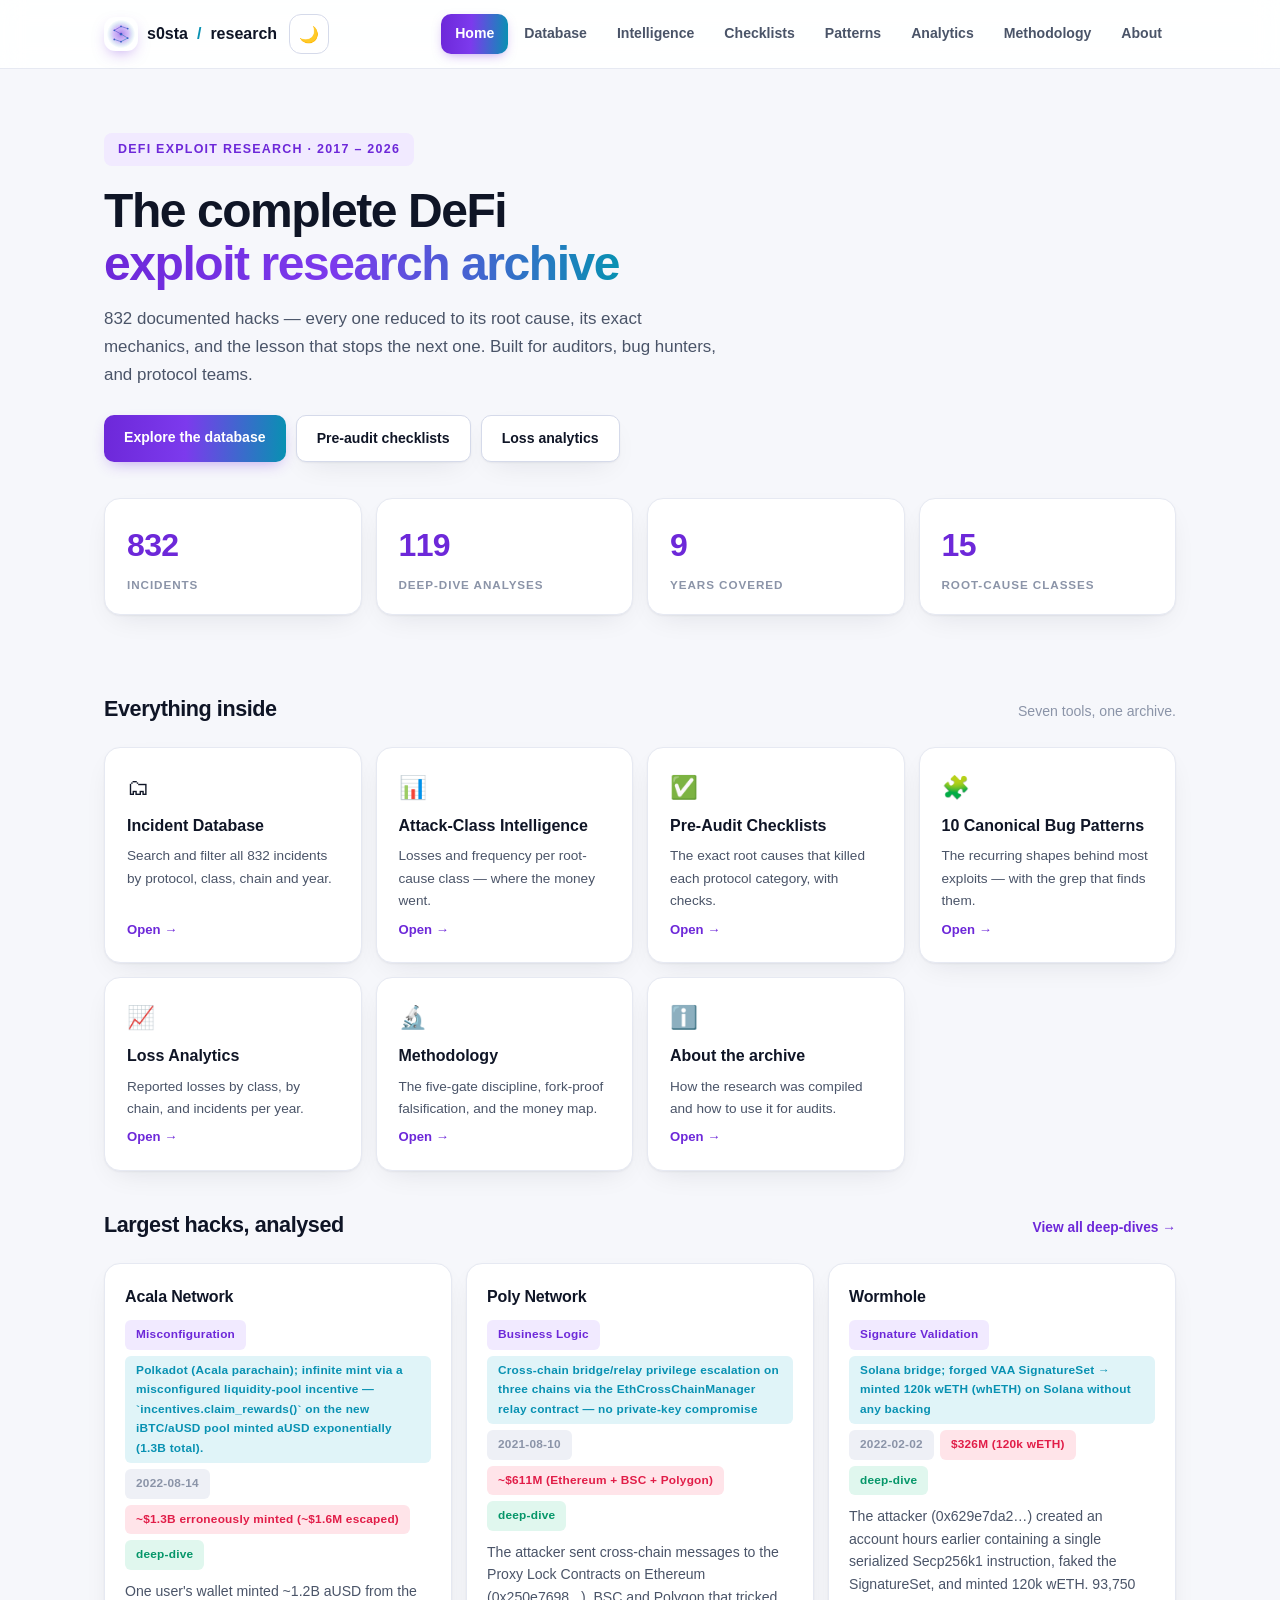
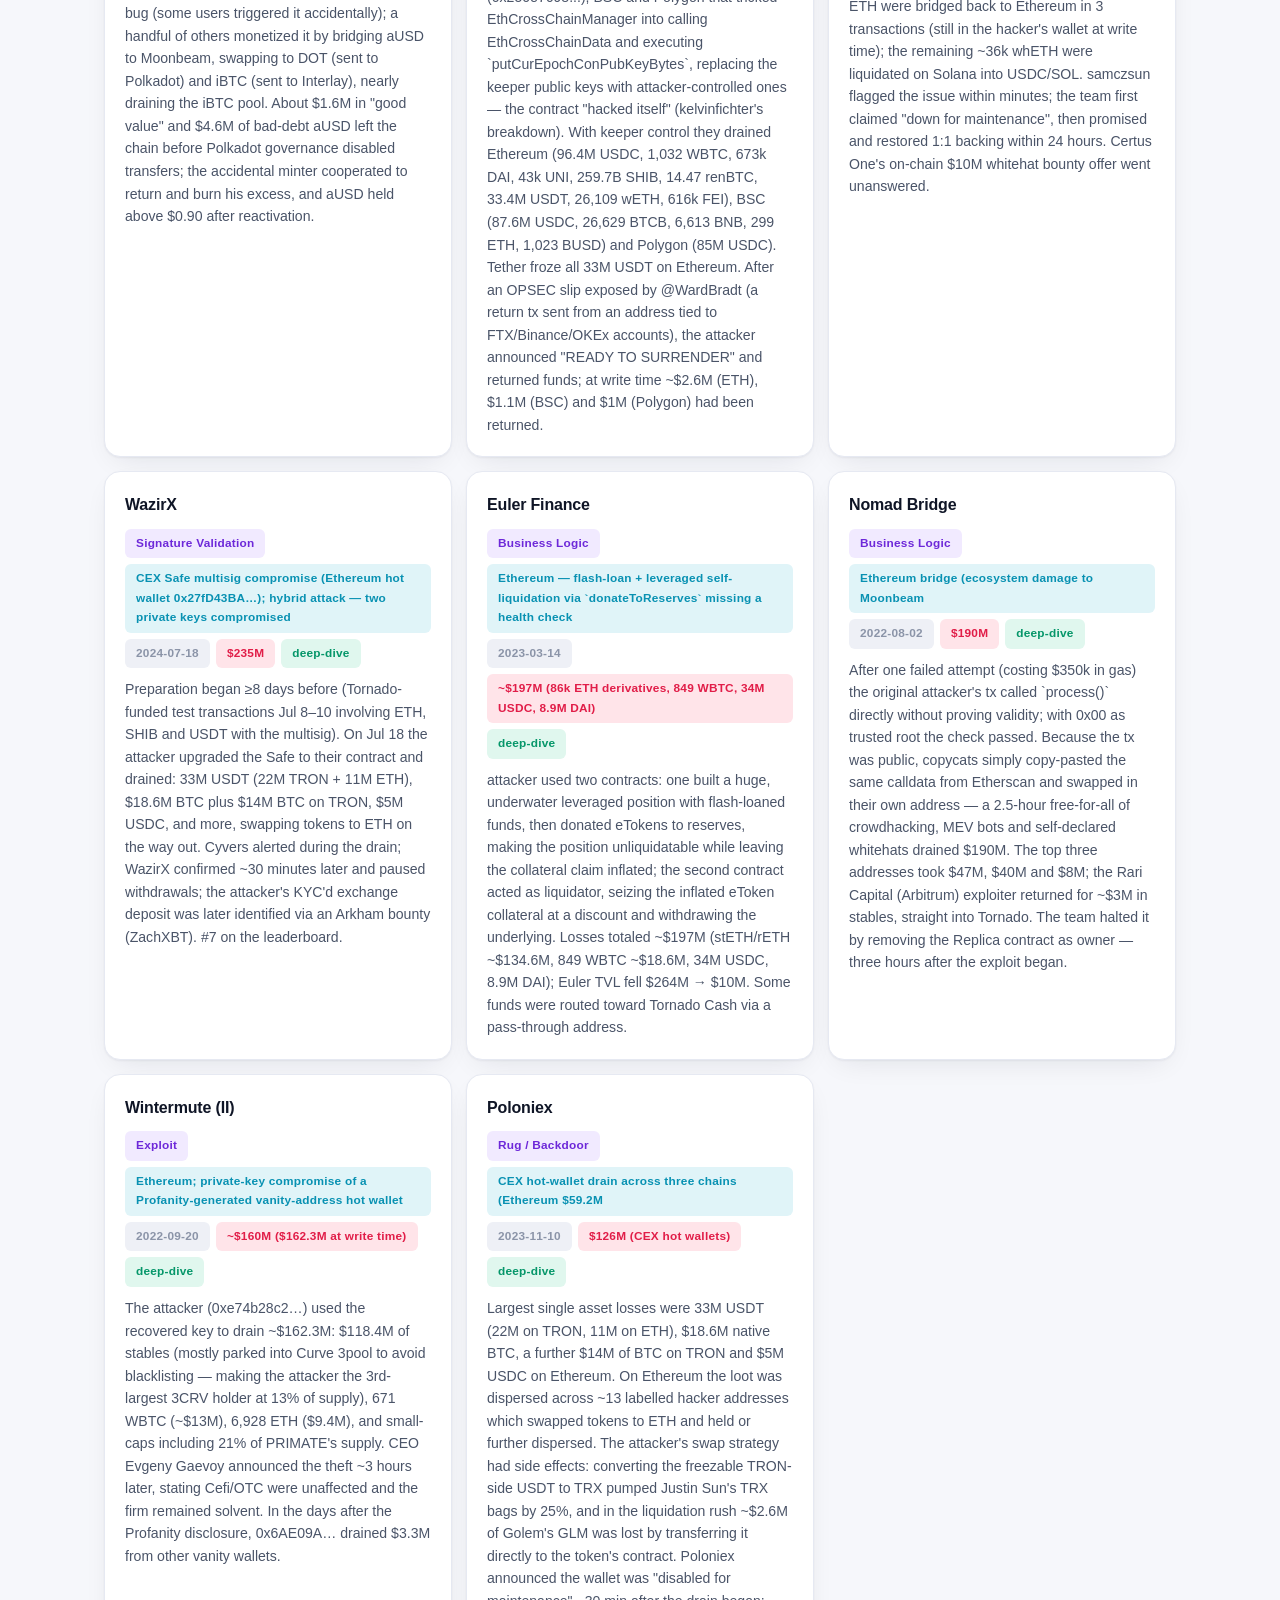
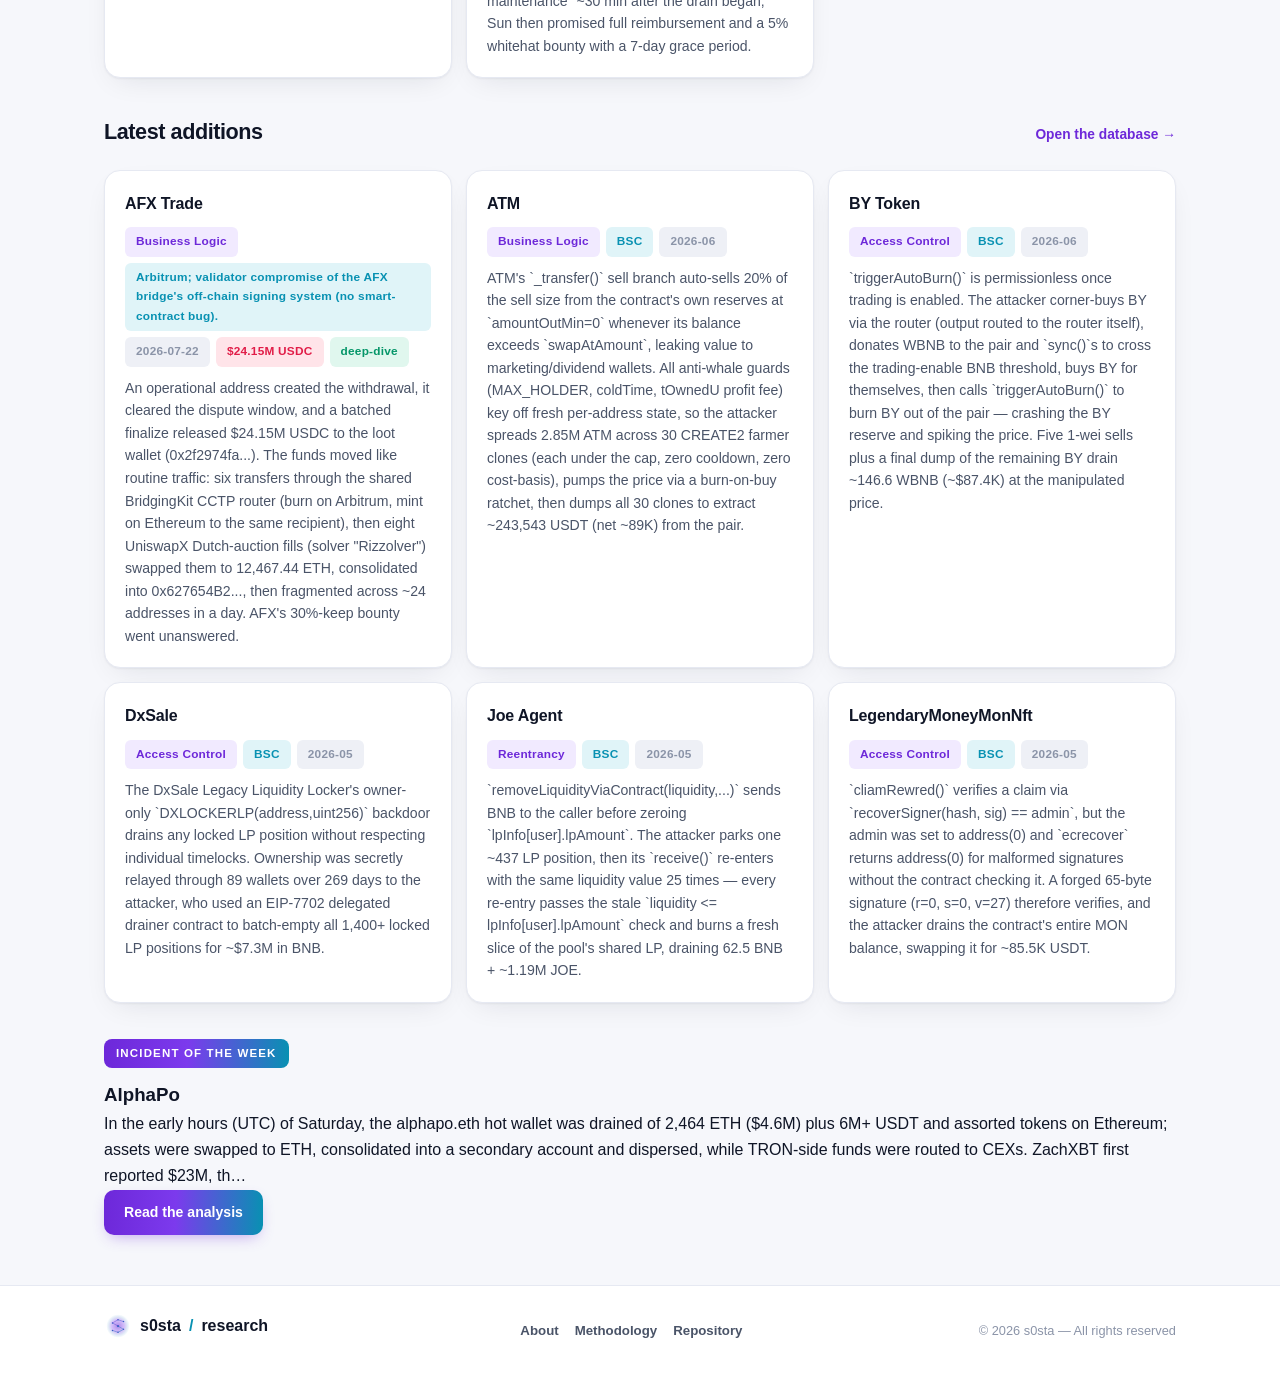
<file: index.html>
<!DOCTYPE html>
<html lang="en">
<head>
<meta charset="UTF-8">
<script>(function(){try{var s=localStorage.getItem('s0sta-theme');var d=s||(window.matchMedia&&window.matchMedia('(prefers-color-scheme: dark)').matches?'dark':'light');document.documentElement.dataset.theme=d;document.documentElement.style.colorScheme=d;}catch(e){}})();</script>

<meta name="viewport" content="width=device-width, initial-scale=1.0">
<title>s0sta — DeFi Exploit Research Archive</title>
<meta name="description" content="Professional DeFi exploit research archive: 832 documented incidents (2017–2026) with root causes, mechanics and lessons — plus pre-audit checklists and bug patterns.">
<meta property="og:title" content="s0sta — DeFi Exploit Research Archive">
<meta property="og:description" content="832 documented DeFi exploits with root causes, mechanics and lessons — plus pre-audit checklists and bug patterns.">
<meta property="og:type" content="website">
<meta property="og:url" content="https://s0sta.com/DeFi-Hacks-Reproduce/">
<link rel="icon" type="image/svg+xml" href="assets/favicon.svg?v=7">
<link rel="apple-touch-icon" href="assets/favicon.svg?v=7">
<link rel="stylesheet" href="assets/style.css?v=8">
</head>
<body data-page="home">
<header class="site-head"><div class="wrap">
  <nav class="nav">
    <a class="brand" href="index.html"><span class="bolt"><img src="assets/mark.svg?v=7" alt="s0sta"></span>s0sta<span class="slash">/</span>research</a>
    <div class="nav-left">
      <div class="nav-actions"><button class="theme-btn" id="theme-toggle" aria-label="Toggle theme">🌙</button><button class="nav-toggle" id="nav-toggle">☰</button></div></div>
    <div class="nav-links">
      <a href="index.html" data-page="home">Home</a>
      <a href="database.html" data-page="database">Database</a>
      <a href="intelligence.html" data-page="intelligence">Intelligence</a>
      <a href="checklists.html" data-page="checklists">Checklists</a>
      <a href="patterns.html" data-page="patterns">Patterns</a>
      <a href="analytics.html" data-page="analytics">Analytics</a>
      <a href="methodology.html" data-page="methodology">Methodology</a>
      <a href="about.html" data-page="about">About</a>
    </div>
  </nav>
</div></header>

<main class="wrap">
  <div class="page-hero">
    <span class="kicker">DeFi Exploit Research · 2017 – 2026</span>
    <h1>The complete DeFi<br><span class="grad">exploit research archive</span></h1>
    <p class="lead">832 documented hacks — every one reduced to its root cause, its exact mechanics, and the lesson that stops the next one. Built for auditors, bug hunters, and protocol teams.</p>
    <div class="cta-row">
      <a class="btn" href="database.html">Explore the database</a>
      <a class="btn ghost" href="checklists.html">Pre-audit checklists</a>
      <a class="btn ghost" href="analytics.html">Loss analytics</a>
    </div>
    <div class="hero-stats">
      <div class="stat"><div class="stat-num" id="stat-incidents">—</div><div class="stat-label">Incidents</div></div>
      <div class="stat"><div class="stat-num" id="stat-analyses">—</div><div class="stat-label">Deep-dive Analyses</div></div>
      <div class="stat"><div class="stat-num" id="stat-years">—</div><div class="stat-label">Years Covered</div></div>
      <div class="stat"><div class="stat-num" id="stat-classes">—</div><div class="stat-label">Root-cause Classes</div></div>
    </div>
  </div>

  <section class="section" id="whats-inside">
    <div class="section-head"><h2>Everything inside</h2><p>Seven tools, one archive.</p></div>
    <div class="feature-grid">
      <a class="feature-card" href="database.html">
        <span class="f-icon">🗂</span><h3>Incident Database</h3>
        <p>Search and filter all 832 incidents by protocol, class, chain and year.</p>
        <span class="f-go">Open →</span>
      </a>
      <a class="feature-card" href="intelligence.html">
        <span class="f-icon">📊</span><h3>Attack-Class Intelligence</h3>
        <p>Losses and frequency per root-cause class — where the money went.</p>
        <span class="f-go">Open →</span>
      </a>
      <a class="feature-card" href="checklists.html">
        <span class="f-icon">✅</span><h3>Pre-Audit Checklists</h3>
        <p>The exact root causes that killed each protocol category, with checks.</p>
        <span class="f-go">Open →</span>
      </a>
      <a class="feature-card" href="patterns.html">
        <span class="f-icon">🧩</span><h3>10 Canonical Bug Patterns</h3>
        <p>The recurring shapes behind most exploits — with the grep that finds them.</p>
        <span class="f-go">Open →</span>
      </a>
      <a class="feature-card" href="analytics.html">
        <span class="f-icon">📈</span><h3>Loss Analytics</h3>
        <p>Reported losses by class, by chain, and incidents per year.</p>
        <span class="f-go">Open →</span>
      </a>
      <a class="feature-card" href="methodology.html">
        <span class="f-icon">🔬</span><h3>Methodology</h3>
        <p>The five-gate discipline, fork-proof falsification, and the money map.</p>
        <span class="f-go">Open →</span>
      </a>
      <a class="feature-card" href="about.html">
        <span class="f-icon">ℹ️</span><h3>About the archive</h3>
        <p>How the research was compiled and how to use it for audits.</p>
        <span class="f-go">Open →</span>
      </a>
    </div>
  </section>

  <section class="section" id="featured">
    <div class="section-head"><h2>Largest hacks, analysed</h2><a class="view-all" href="database.html?type=analysis">View all deep-dives →</a></div>
    <div class="grid" id="featured-cards"></div>
  </section>

  <section class="section" id="latest">
    <div class="section-head"><h2>Latest additions</h2><a class="view-all" href="database.html">Open the database →</a></div>
    <div class="grid" id="latest-cards"></div>
  </section>

  <section class="section" id="week">
    <div id="week-slot"></div>
  </section>
</main>

<footer class="site-foot"><div class="wrap foot-inner">
  <div><span class="f-brand"><img src="assets/mark.svg?v=7" alt="s0sta">s0sta<span class="slash">/</span>research</span></div>
  <div class="foot-links"><a href="about.html">About</a><a href="methodology.html">Methodology</a><a href="https://github.com/s0sta/DeFi-Hacks-Reproduce">Repository</a></div>
  <div class="f-meta">© <span id="foot-year"></span> s0sta — All rights reserved</div>
</div></footer>

<div class="modal-backdrop" id="modal" hidden>
  <div class="modal"><button class="modal-close" id="modal-close">✕</button>
  <div class="modal-badges" id="modal-badges"></div><h3 id="modal-title"></h3><div class="modal-body" id="modal-body"></div></div>
</div>

<script src="assets/data.js?v=8"></script>
<script src="assets/features.js?v=6"></script>
<script src="assets/core.js?v=8"></script>
</body>
</html>
</file>
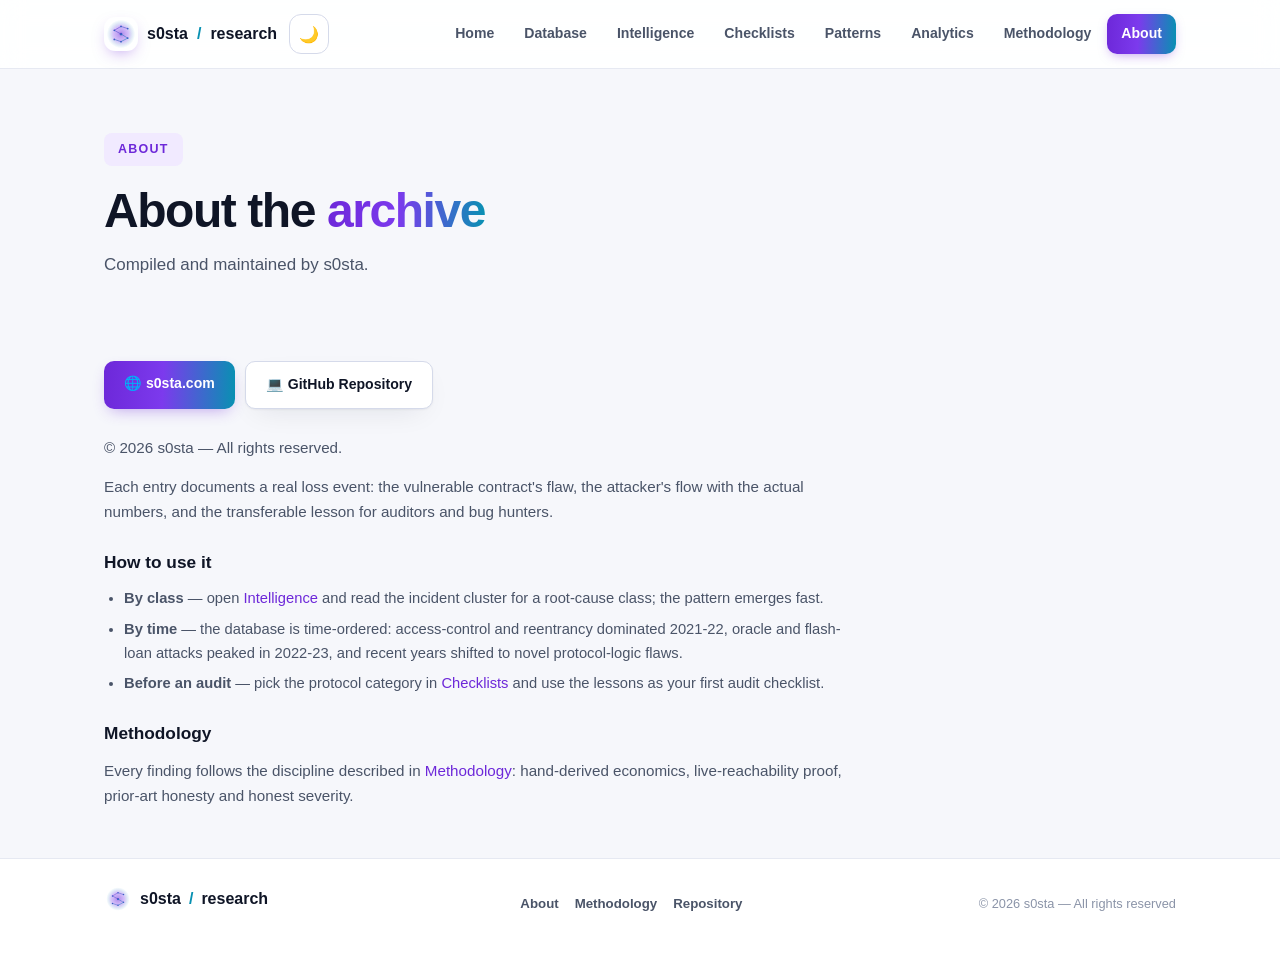
<file: about.html>
<!DOCTYPE html>
<html lang="en">
<head>
<meta charset="UTF-8">
<script>(function(){try{var s=localStorage.getItem('s0sta-theme');var d=s||(window.matchMedia&&window.matchMedia('(prefers-color-scheme: dark)').matches?'dark':'light');document.documentElement.dataset.theme=d;document.documentElement.style.colorScheme=d;}catch(e){}})();</script>

<meta name="viewport" content="width=device-width, initial-scale=1.0">
<title>About — s0sta</title>
<meta name="description" content="About the DeFi Exploit Research Archive: compiled and maintained by s0sta.">
<meta property="og:title" content="About — s0sta">
<meta property="og:description" content="About the DeFi Exploit Research Archive: compiled and maintained by s0sta.">
<meta property="og:type" content="website">
<meta property="og:url" content="https://s0sta.com/DeFi-Hacks-Reproduce/about.html">
<link rel="icon" type="image/svg+xml" href="assets/favicon.svg?v=7">
<link rel="apple-touch-icon" href="assets/favicon.svg?v=7">
<link rel="stylesheet" href="assets/style.css?v=8">
</head>
<body data-page="about">
<header class="site-head"><div class="wrap">
  <nav class="nav">
    <a class="brand" href="index.html"><span class="bolt"><img src="assets/mark.svg?v=7" alt="s0sta"></span>s0sta<span class="slash">/</span>research</a>
    <div class="nav-left">
      <div class="nav-actions"><button class="theme-btn" id="theme-toggle" aria-label="Toggle theme">🌙</button><button class="nav-toggle" id="nav-toggle">☰</button></div></div>
    <div class="nav-links">
      <a href="index.html" data-page="home">Home</a>
      <a href="database.html" data-page="database">Database</a>
      <a href="intelligence.html" data-page="intelligence">Intelligence</a>
      <a href="checklists.html" data-page="checklists">Checklists</a>
      <a href="patterns.html" data-page="patterns">Patterns</a>
      <a href="analytics.html" data-page="analytics">Analytics</a>
      <a href="methodology.html" data-page="methodology">Methodology</a>
      <a href="about.html" data-page="about">About</a>
    </div>
  </nav>
</div></header>
<main class="wrap">
<div class="page-hero">
  <span class="kicker">About</span>
  <h1>About the <span class="grad">archive</span></h1>
  <p class="lead">Compiled and maintained by s0sta.</p>
</div>
<section class="section"><div class="prose">
  <div class="about-links">
    <a class="btn" href="https://s0sta.com/">🌐 s0sta.com</a>
    <a class="btn ghost" href="https://github.com/s0sta/DeFi-Hacks-Reproduce">💻 GitHub Repository</a>
  </div>
  <p class="copyright">© <span id="copy-year"></span> s0sta — All rights reserved.</p>
  <p>Each entry documents a real loss event: the vulnerable contract's flaw, the attacker's flow with the actual numbers, and the transferable lesson for auditors and bug hunters.</p>
  <h3>How to use it</h3>
  <ul>
    <li><strong>By class</strong> — open <a href="intelligence.html">Intelligence</a> and read the incident cluster for a root-cause class; the pattern emerges fast.</li>
    <li><strong>By time</strong> — the database is time-ordered: access-control and reentrancy dominated 2021-22, oracle and flash-loan attacks peaked in 2022-23, and recent years shifted to novel protocol-logic flaws.</li>
    <li><strong>Before an audit</strong> — pick the protocol category in <a href="checklists.html">Checklists</a> and use the lessons as your first audit checklist.</li>
  </ul>
  <h3>Methodology</h3>
  <p>Every finding follows the discipline described in <a href="methodology.html">Methodology</a>: hand-derived economics, live-reachability proof, prior-art honesty and honest severity.</p>
</div></section>
</main>
<footer class="site-foot"><div class="wrap foot-inner">
  <div><span class="f-brand"><img src="assets/mark.svg?v=7" alt="s0sta">s0sta<span class="slash">/</span>research</span></div>
  <div class="foot-links"><a href="about.html">About</a><a href="methodology.html">Methodology</a><a href="https://github.com/s0sta/DeFi-Hacks-Reproduce">Repository</a></div>
  <div class="f-meta">© <span id="foot-year"></span> s0sta — All rights reserved</div>
</div></footer>

<script src="assets/data.js?v=8"></script>
<script src="assets/core.js?v=8"></script>
</body>
</html>
</file>
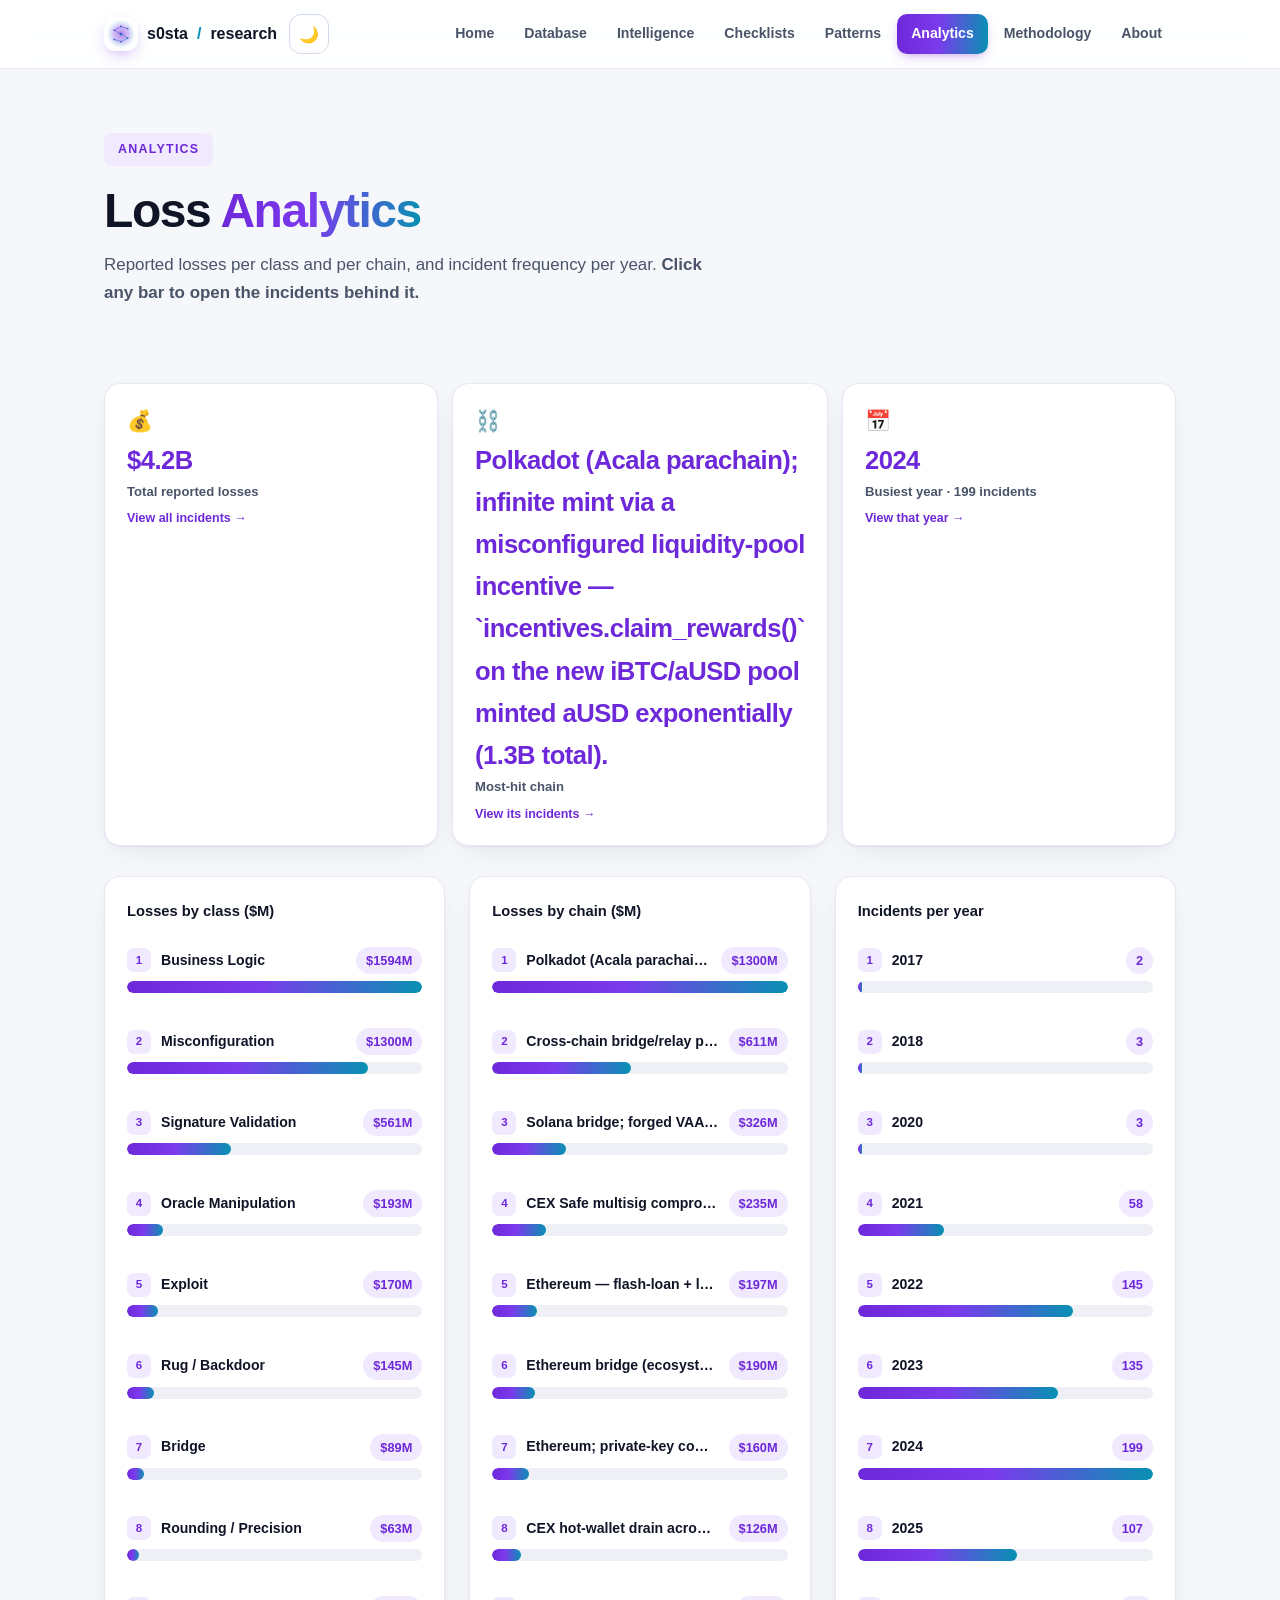
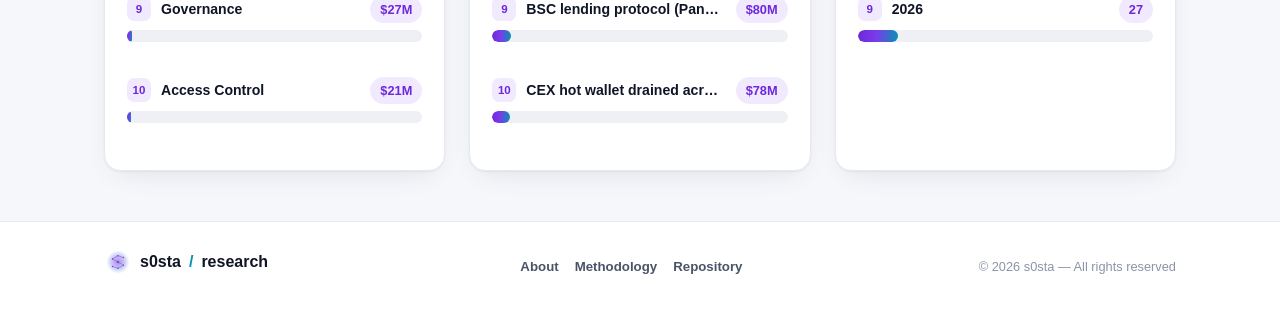
<file: analytics.html>
<!DOCTYPE html>
<html lang="en">
<head>
<meta charset="UTF-8">
<script>(function(){try{var s=localStorage.getItem('s0sta-theme');var d=s||(window.matchMedia&&window.matchMedia('(prefers-color-scheme: dark)').matches?'dark':'light');document.documentElement.dataset.theme=d;document.documentElement.style.colorScheme=d;}catch(e){}})();</script>

<meta name="viewport" content="width=device-width, initial-scale=1.0">
<title>Loss Analytics — s0sta</title>
<meta name="description" content="Reported losses per root-cause class and per chain, and incident frequency per year.">
<meta property="og:title" content="Loss Analytics — s0sta">
<meta property="og:description" content="Reported losses per root-cause class and per chain, and incident frequency per year.">
<meta property="og:type" content="website">
<meta property="og:url" content="https://s0sta.com/DeFi-Hacks-Reproduce/analytics.html">
<link rel="icon" type="image/svg+xml" href="assets/favicon.svg?v=7">
<link rel="apple-touch-icon" href="assets/favicon.svg?v=7">
<link rel="stylesheet" href="assets/style.css?v=8">
</head>
<body data-page="analytics">
<header class="site-head"><div class="wrap">
  <nav class="nav">
    <a class="brand" href="index.html"><span class="bolt"><img src="assets/mark.svg?v=7" alt="s0sta"></span>s0sta<span class="slash">/</span>research</a>
    <div class="nav-left">
      <div class="nav-actions"><button class="theme-btn" id="theme-toggle" aria-label="Toggle theme">🌙</button><button class="nav-toggle" id="nav-toggle">☰</button></div></div>
    <div class="nav-links">
      <a href="index.html" data-page="home">Home</a>
      <a href="database.html" data-page="database">Database</a>
      <a href="intelligence.html" data-page="intelligence">Intelligence</a>
      <a href="checklists.html" data-page="checklists">Checklists</a>
      <a href="patterns.html" data-page="patterns">Patterns</a>
      <a href="analytics.html" data-page="analytics">Analytics</a>
      <a href="methodology.html" data-page="methodology">Methodology</a>
      <a href="about.html" data-page="about">About</a>
    </div>
  </nav>
</div></header>
<main class="wrap">
<div class="page-hero">
  <span class="kicker">Analytics</span>
  <h1>Loss <span class="grad">Analytics</span></h1>
  <p class="lead">Reported losses per class and per chain, and incident frequency per year. <strong>Click any bar to open the incidents behind it.</strong></p>
</div>
<section class="section"><div class="ana-summary" id="ana-summary"></div><div class="charts">
  <div class="chart-block"><h3>Losses by class ($M)</h3><div class="bars" id="chart-class"></div></div>
  <div class="chart-block"><h3>Losses by chain ($M)</h3><div class="bars" id="chart-chain"></div></div>
  <div class="chart-block"><h3>Incidents per year</h3><div class="bars" id="chart-year"></div></div>
</div></section>
</main>
<footer class="site-foot"><div class="wrap foot-inner">
  <div><span class="f-brand"><img src="assets/mark.svg?v=7" alt="s0sta">s0sta<span class="slash">/</span>research</span></div>
  <div class="foot-links"><a href="about.html">About</a><a href="methodology.html">Methodology</a><a href="https://github.com/s0sta/DeFi-Hacks-Reproduce">Repository</a></div>
  <div class="f-meta">© <span id="foot-year"></span> s0sta — All rights reserved</div>
</div></footer>

<script src="assets/data.js?v=8"></script>
<script src="assets/page-extra.js?v=6"></script>
<script src="assets/core.js?v=8"></script>
</body>
</html>
</file>
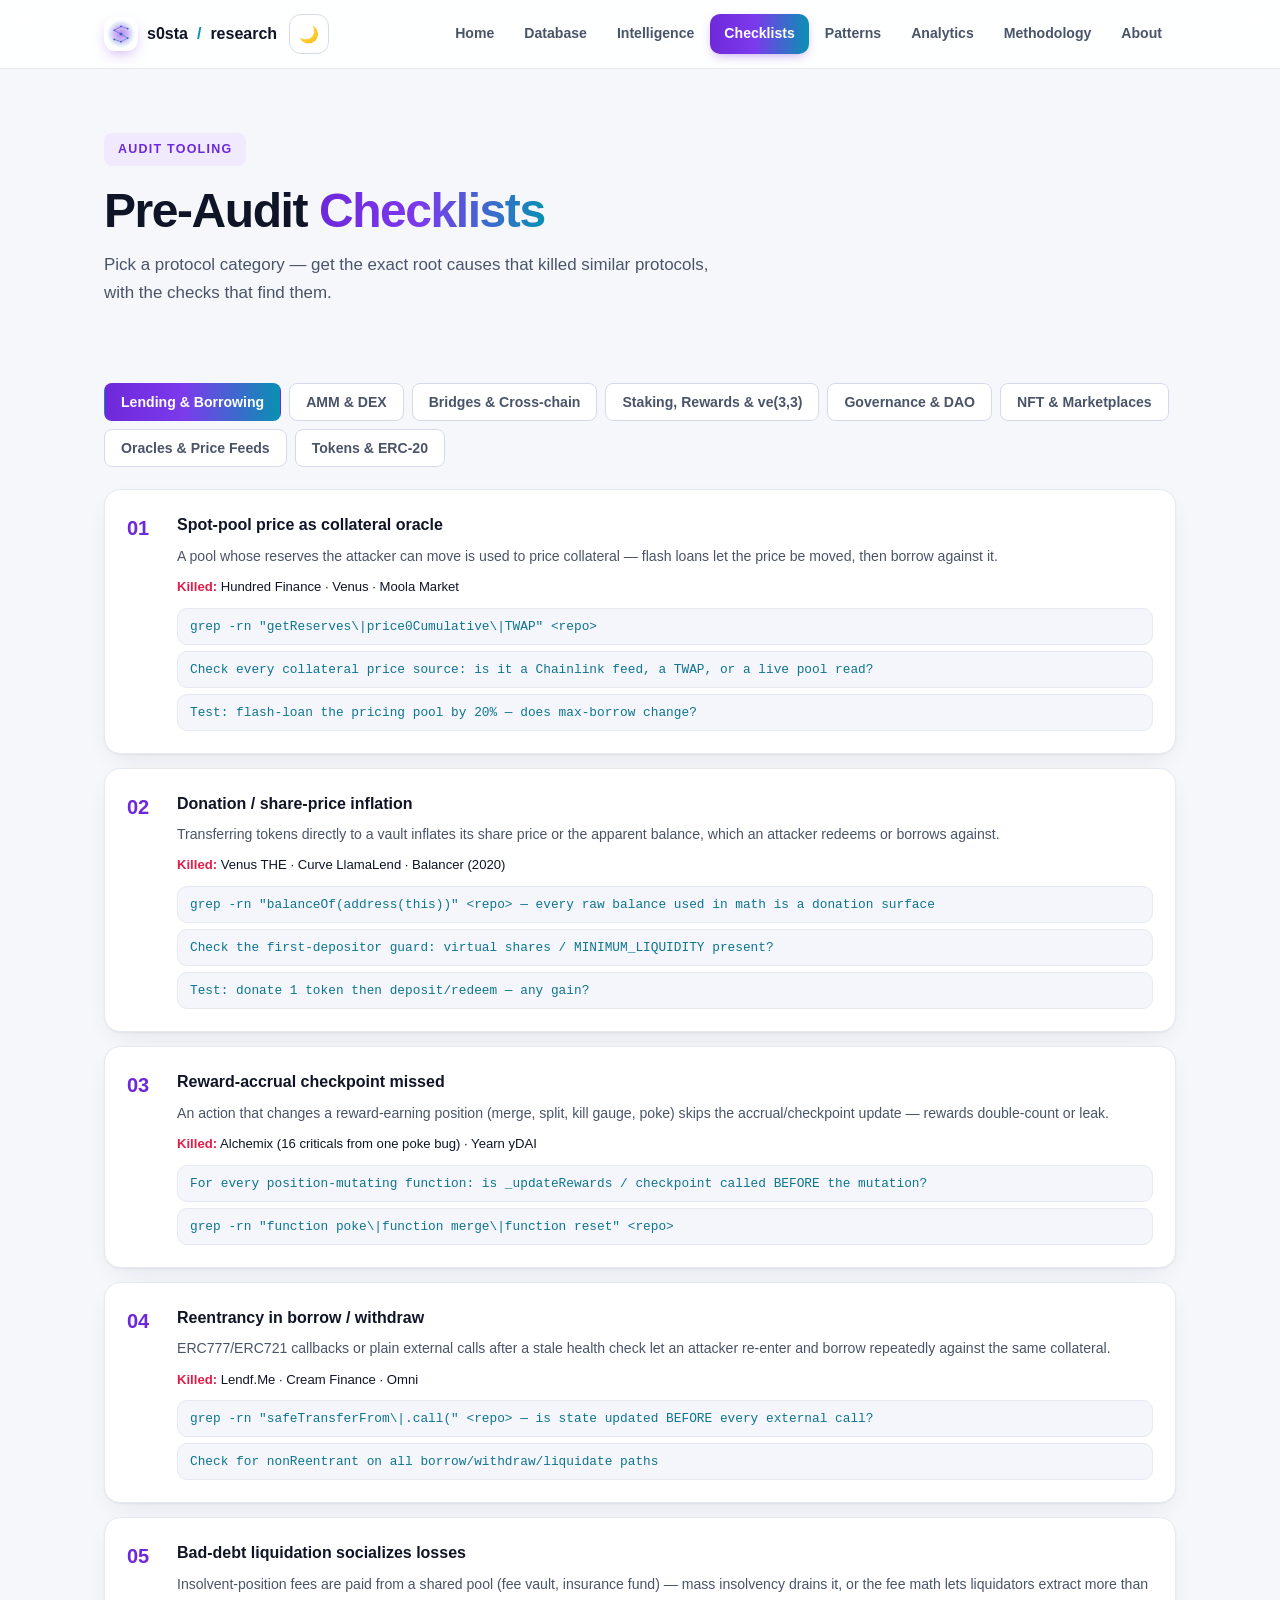
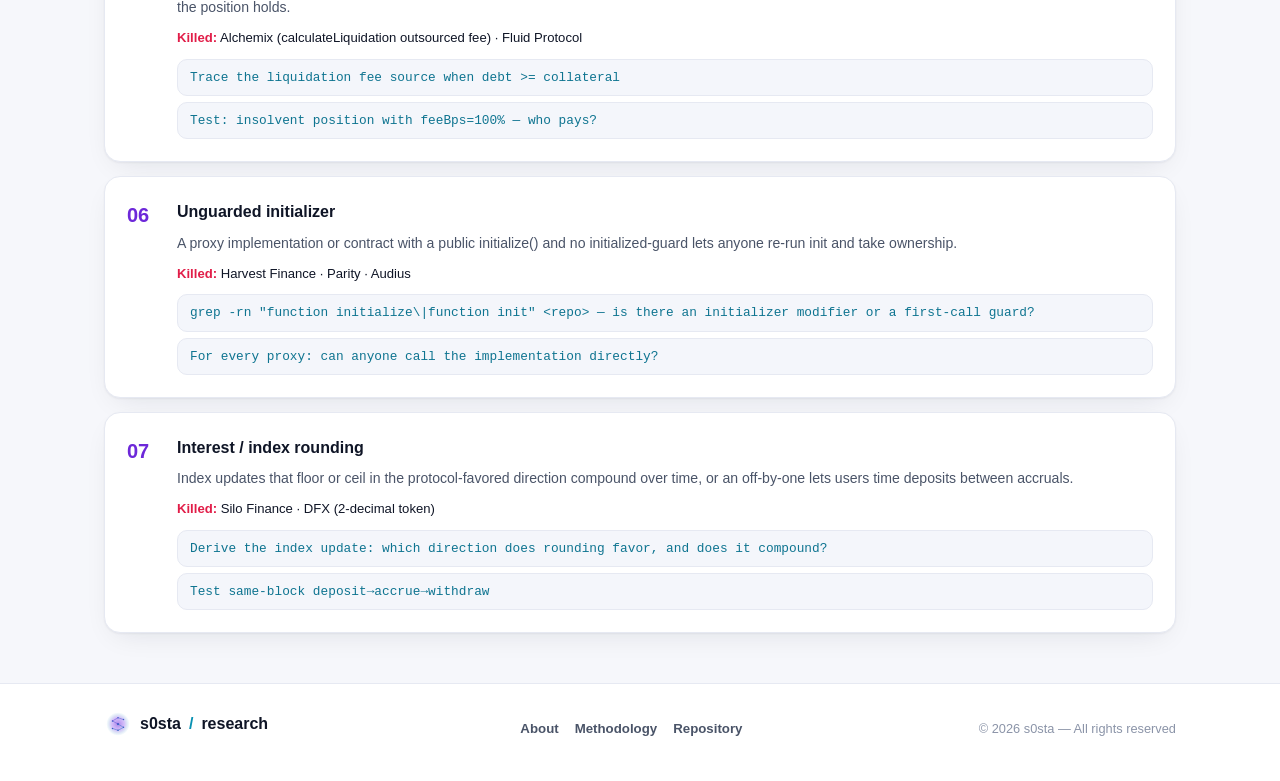
<file: checklists.html>
<!DOCTYPE html>
<html lang="en">
<head>
<meta charset="UTF-8">
<script>(function(){try{var s=localStorage.getItem('s0sta-theme');var d=s||(window.matchMedia&&window.matchMedia('(prefers-color-scheme: dark)').matches?'dark':'light');document.documentElement.dataset.theme=d;document.documentElement.style.colorScheme=d;}catch(e){}})();</script>

<meta name="viewport" content="width=device-width, initial-scale=1.0">
<title>Pre-Audit Checklists — s0sta</title>
<meta name="description" content="Pick a protocol category and get the exact root causes that killed similar protocols, with the checks that find them.">
<meta property="og:title" content="Pre-Audit Checklists — s0sta">
<meta property="og:description" content="Pick a protocol category and get the exact root causes that killed similar protocols, with the checks that find them.">
<meta property="og:type" content="website">
<meta property="og:url" content="https://s0sta.com/DeFi-Hacks-Reproduce/checklists.html">
<link rel="icon" type="image/svg+xml" href="assets/favicon.svg?v=7">
<link rel="apple-touch-icon" href="assets/favicon.svg?v=7">
<link rel="stylesheet" href="assets/style.css?v=8">
</head>
<body data-page="checklists">
<header class="site-head"><div class="wrap">
  <nav class="nav">
    <a class="brand" href="index.html"><span class="bolt"><img src="assets/mark.svg?v=7" alt="s0sta"></span>s0sta<span class="slash">/</span>research</a>
    <div class="nav-left">
      <div class="nav-actions"><button class="theme-btn" id="theme-toggle" aria-label="Toggle theme">🌙</button><button class="nav-toggle" id="nav-toggle">☰</button></div></div>
    <div class="nav-links">
      <a href="index.html" data-page="home">Home</a>
      <a href="database.html" data-page="database">Database</a>
      <a href="intelligence.html" data-page="intelligence">Intelligence</a>
      <a href="checklists.html" data-page="checklists">Checklists</a>
      <a href="patterns.html" data-page="patterns">Patterns</a>
      <a href="analytics.html" data-page="analytics">Analytics</a>
      <a href="methodology.html" data-page="methodology">Methodology</a>
      <a href="about.html" data-page="about">About</a>
    </div>
  </nav>
</div></header>
<main class="wrap">
<div class="page-hero">
  <span class="kicker">Audit Tooling</span>
  <h1>Pre-Audit <span class="grad">Checklists</span></h1>
  <p class="lead">Pick a protocol category — get the exact root causes that killed similar protocols, with the checks that find them.</p>
</div>
<section class="section"><div class="cat-tabs" id="cat-tabs"></div><div id="cat-content"></div></section>
</main>
<footer class="site-foot"><div class="wrap foot-inner">
  <div><span class="f-brand"><img src="assets/mark.svg?v=7" alt="s0sta">s0sta<span class="slash">/</span>research</span></div>
  <div class="foot-links"><a href="about.html">About</a><a href="methodology.html">Methodology</a><a href="https://github.com/s0sta/DeFi-Hacks-Reproduce">Repository</a></div>
  <div class="f-meta">© <span id="foot-year"></span> s0sta — All rights reserved</div>
</div></footer>

<script src="assets/data.js?v=8"></script>
<script src="assets/features.js?v=6"></script>
<script src="assets/page-extra.js?v=6"></script>
<script src="assets/core.js?v=8"></script>
</body>
</html>
</file>
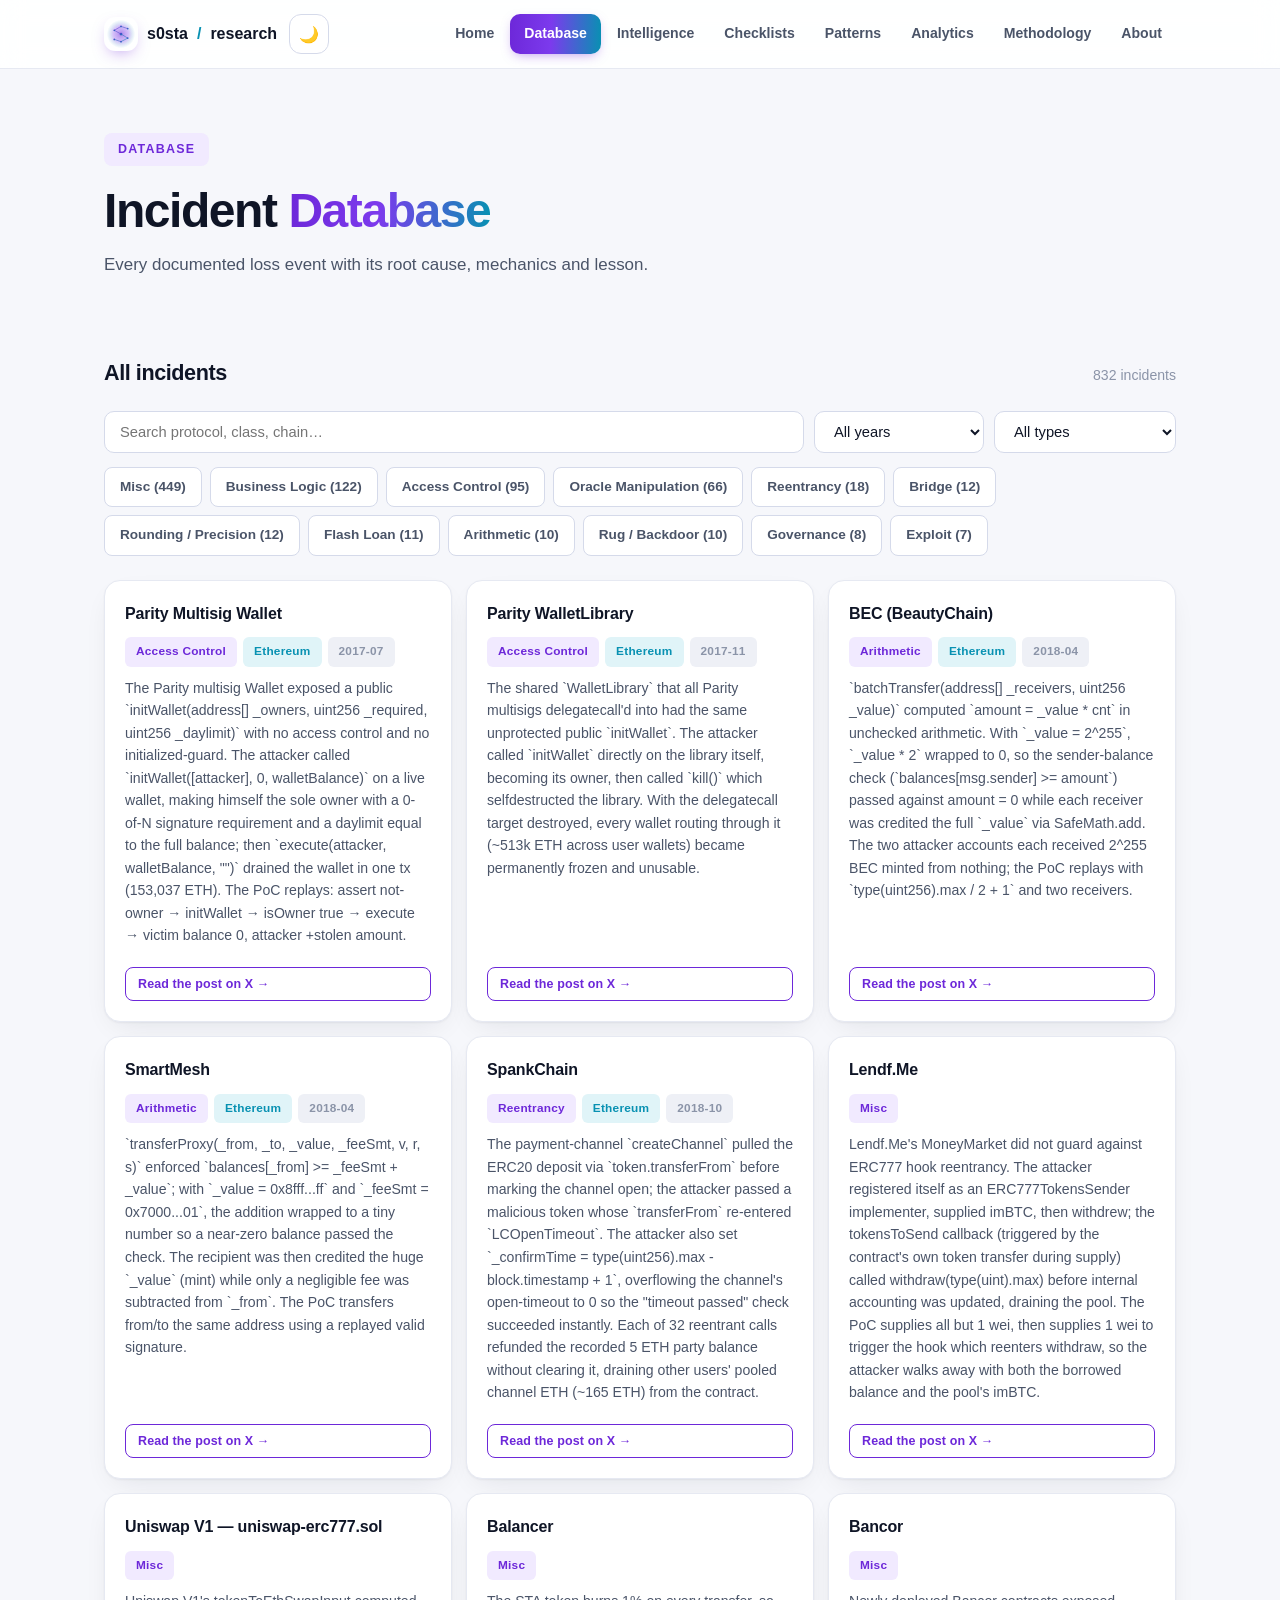
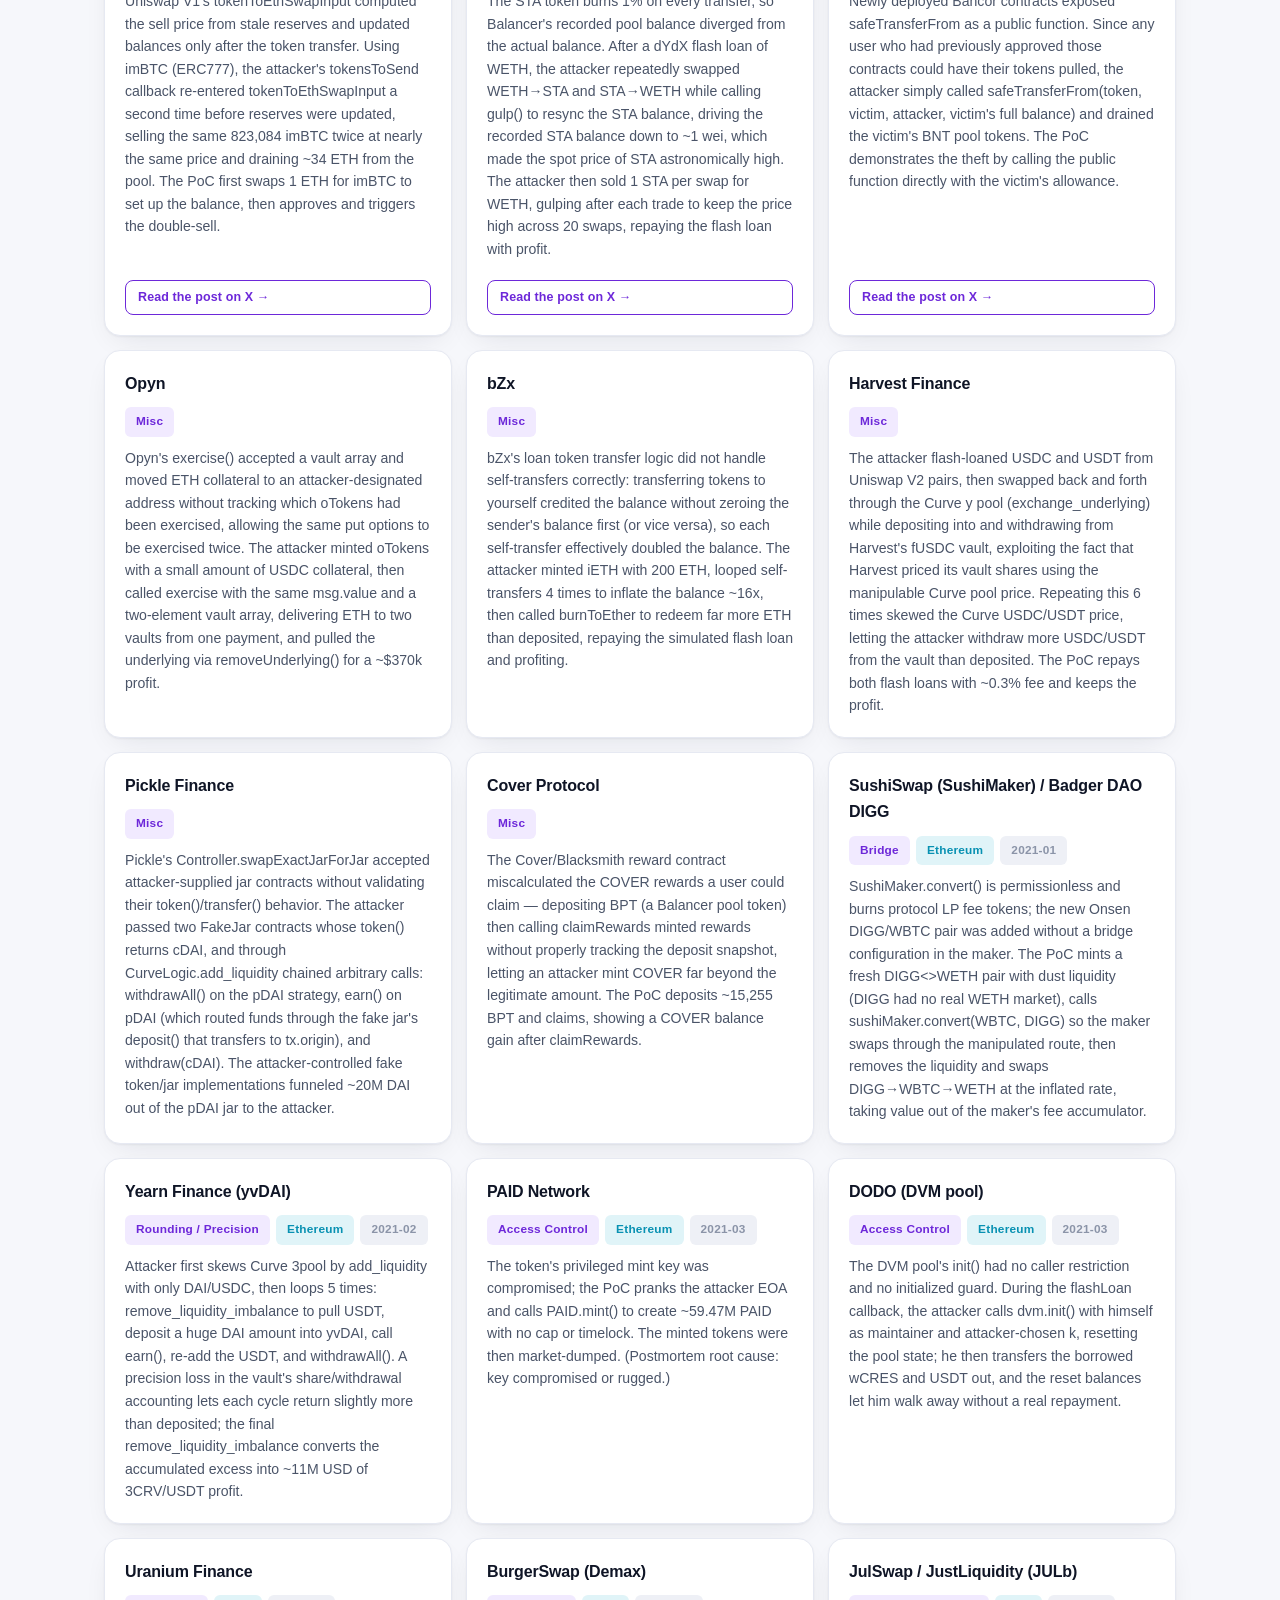
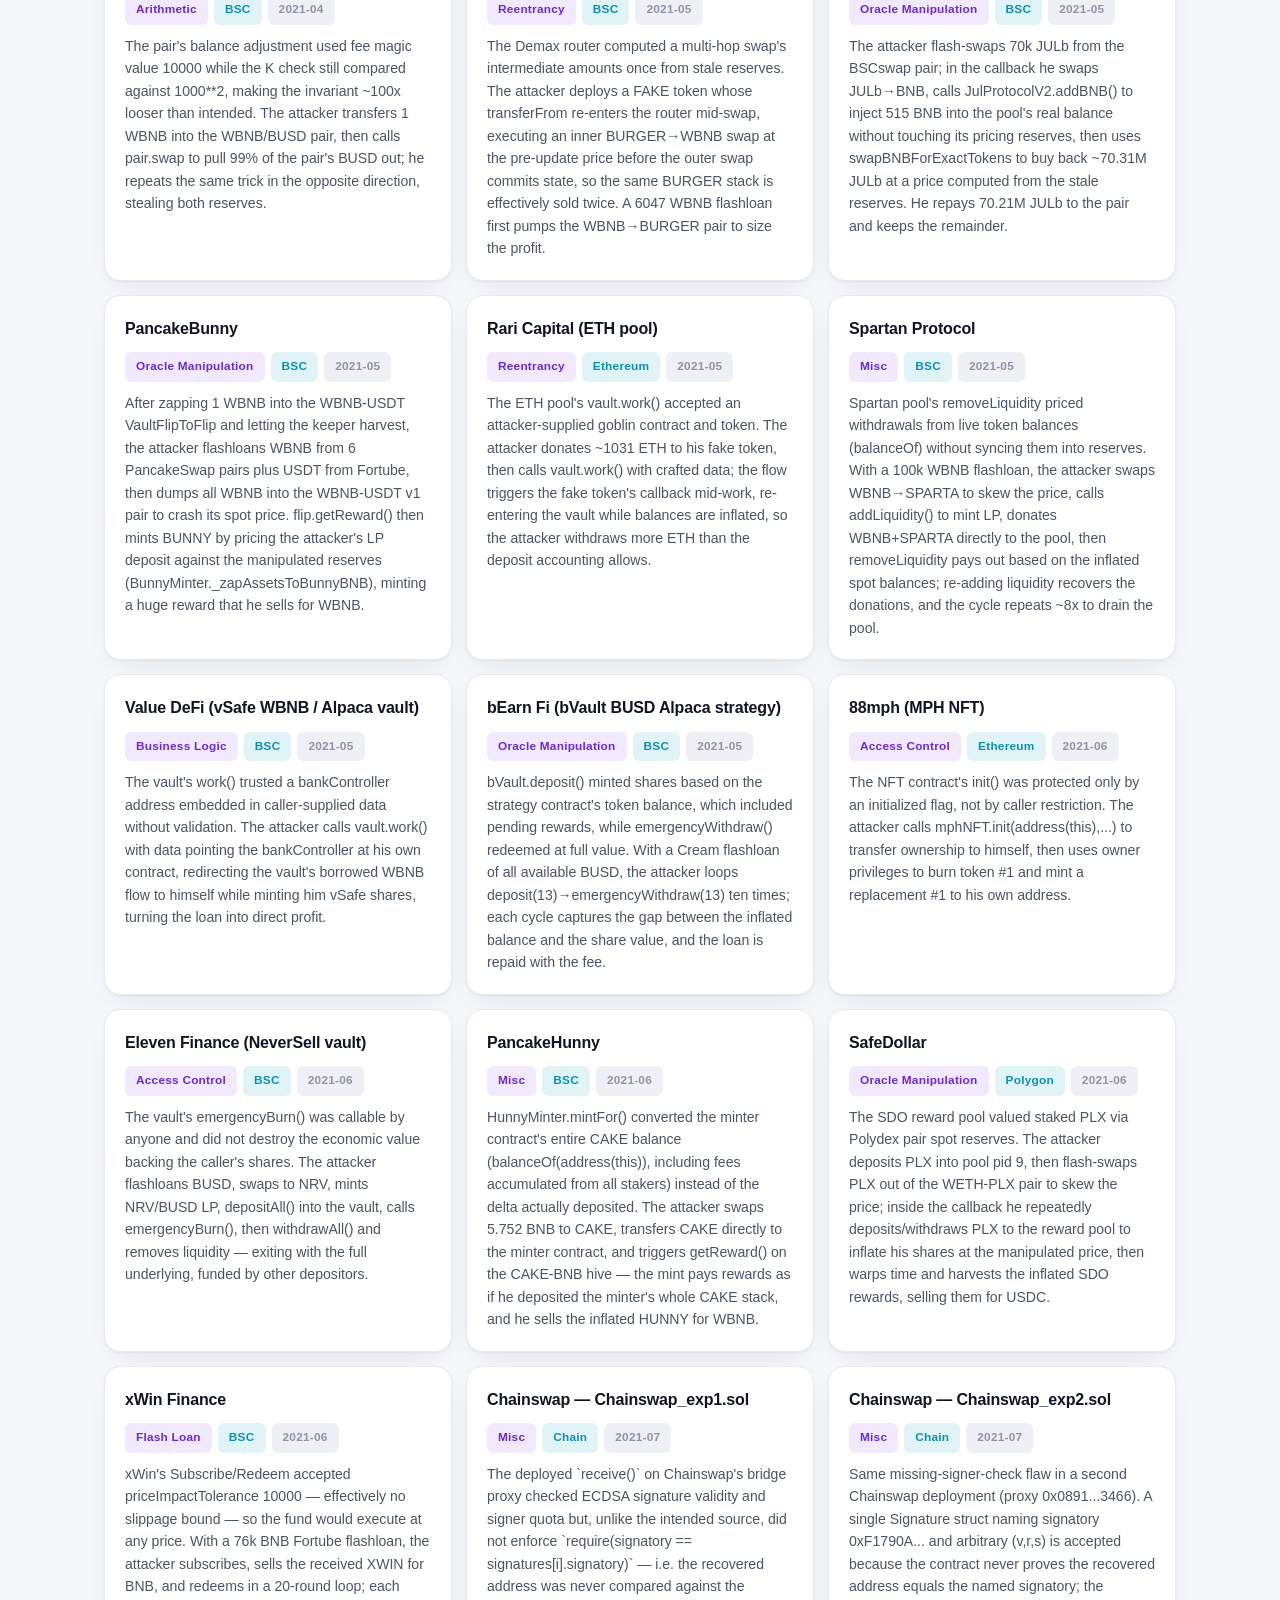
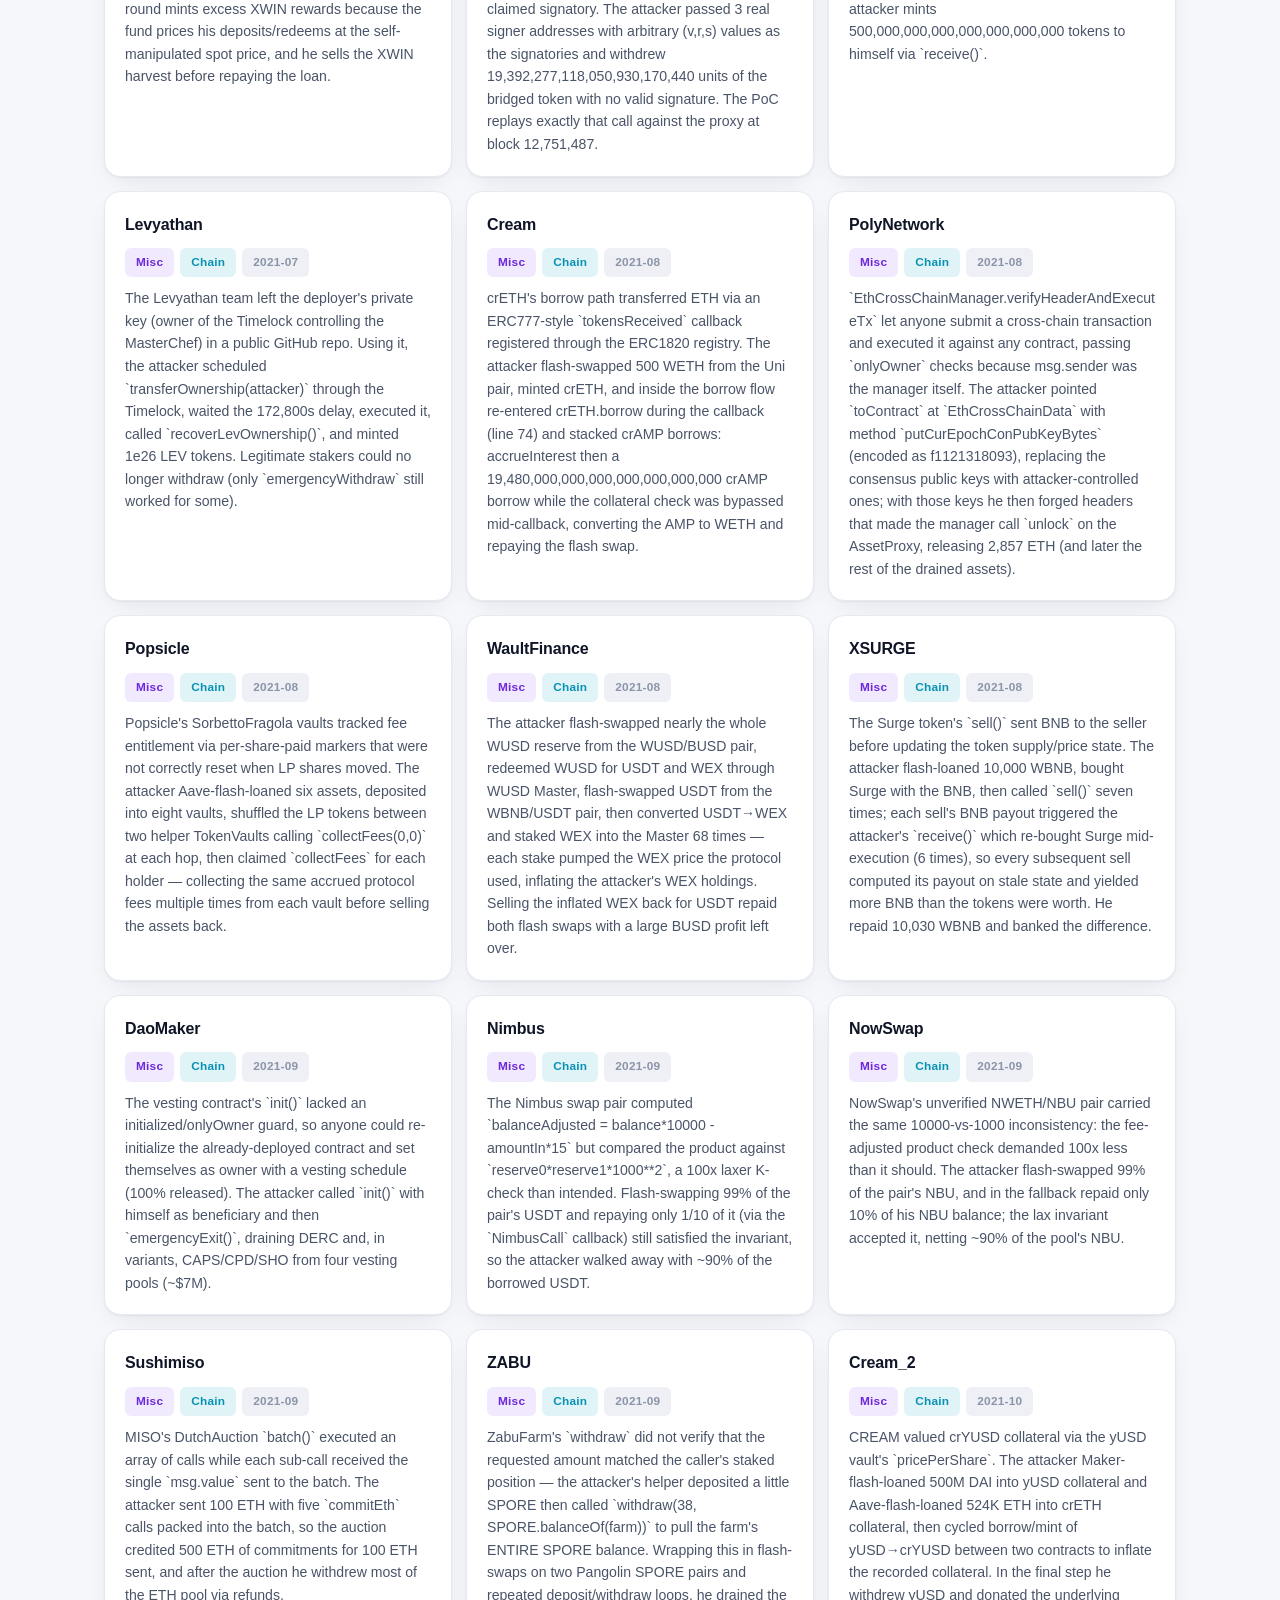
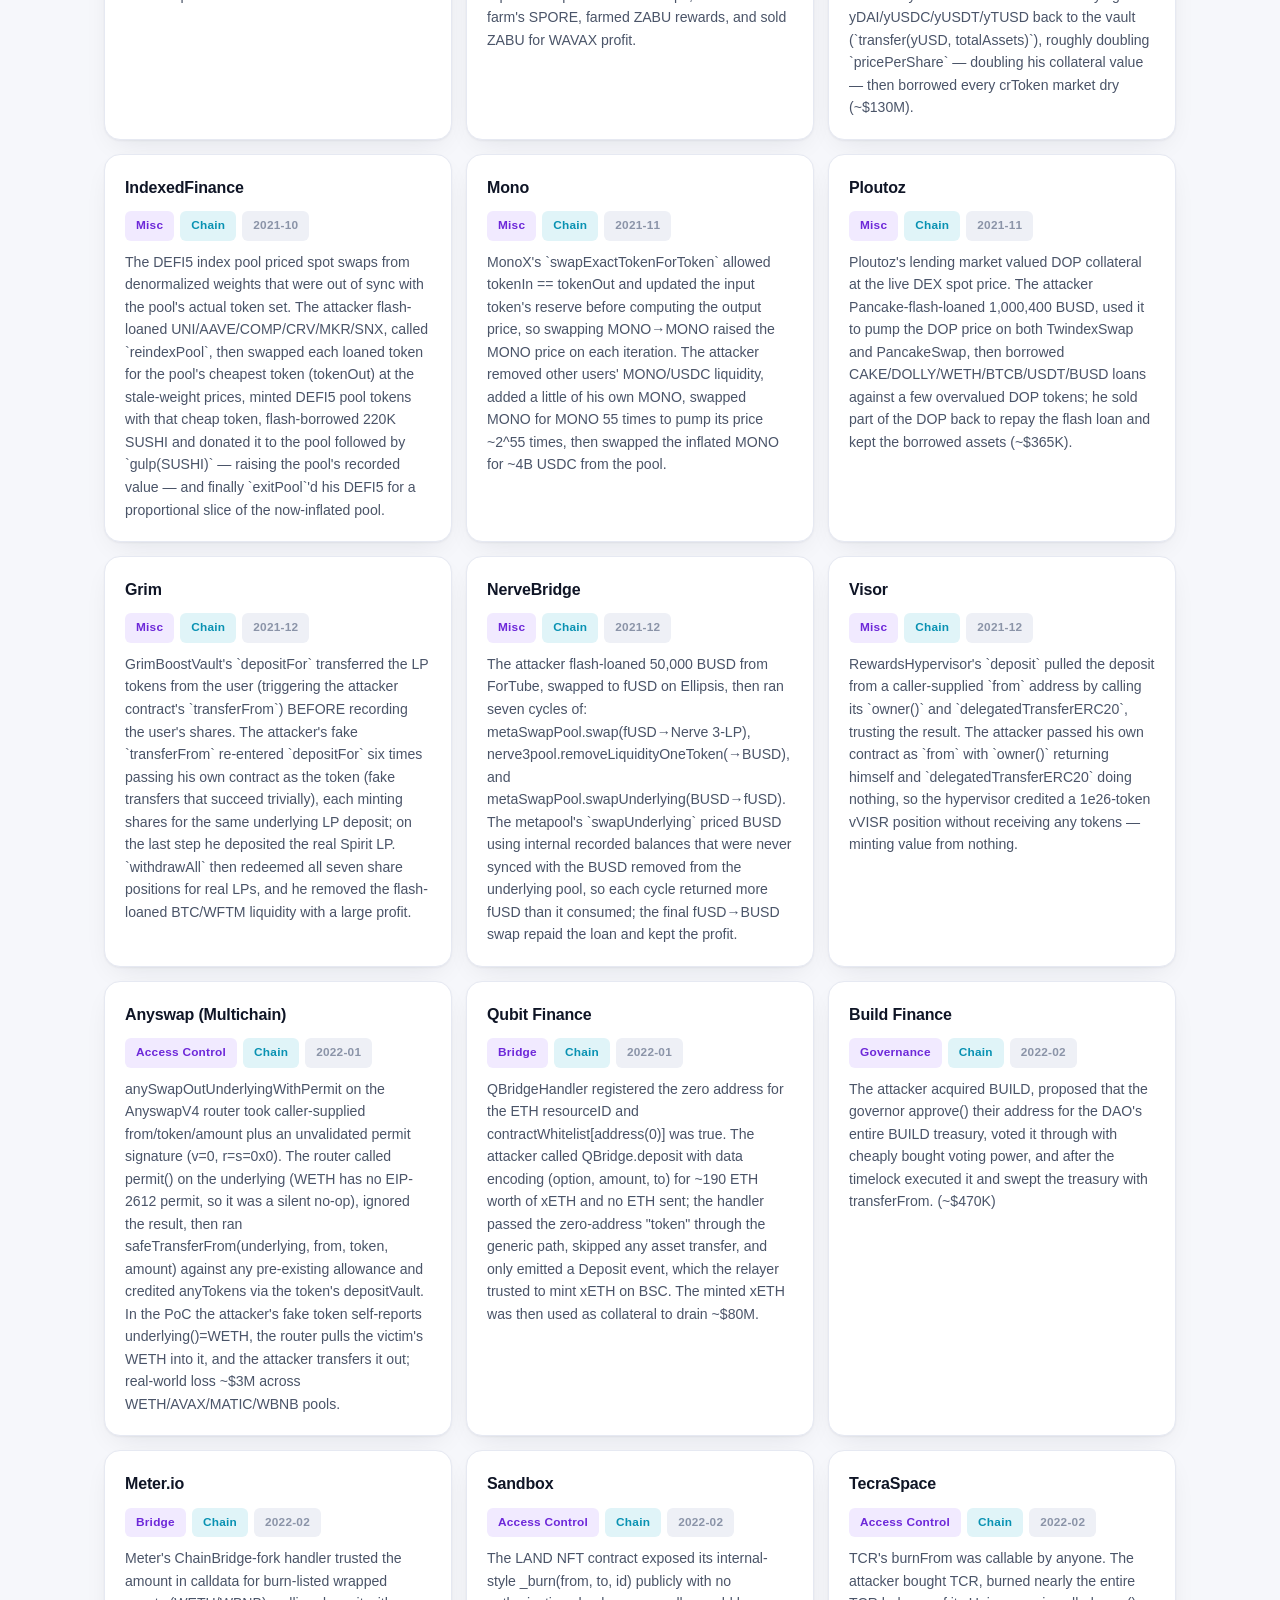
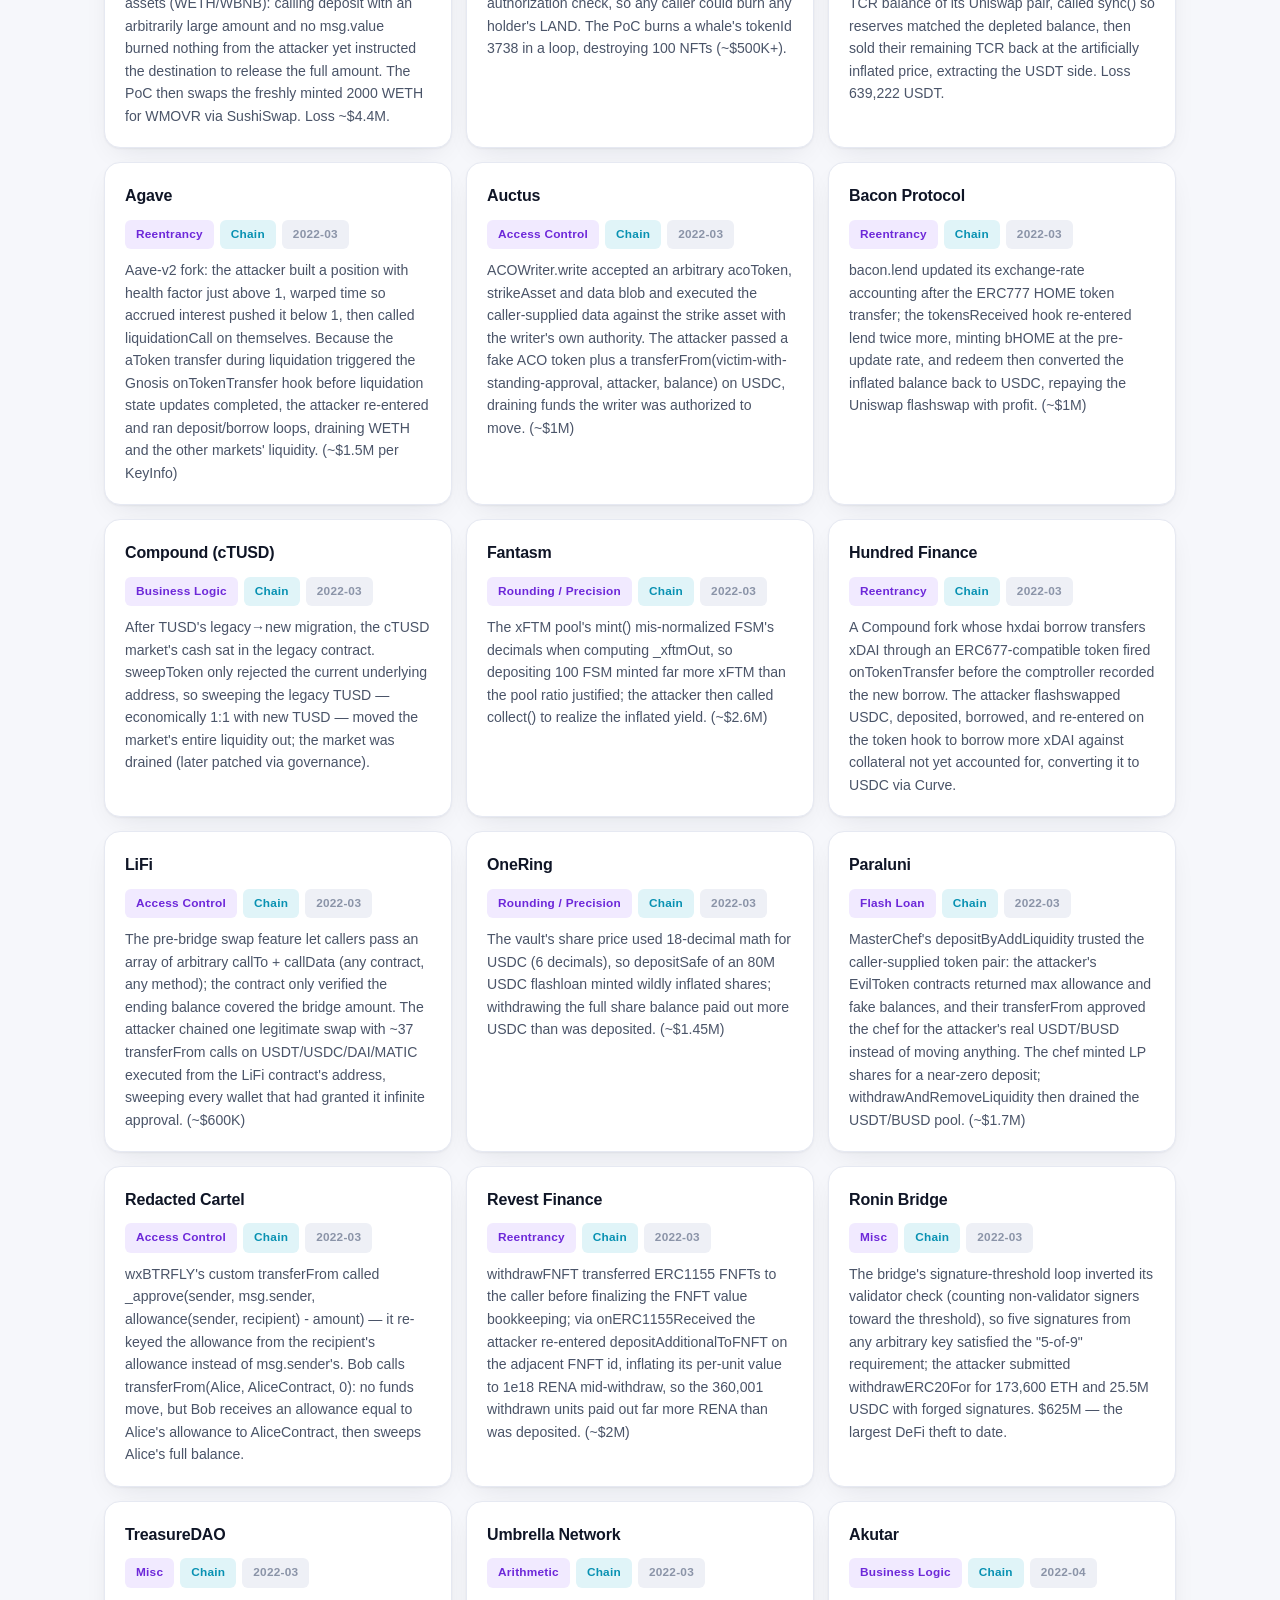
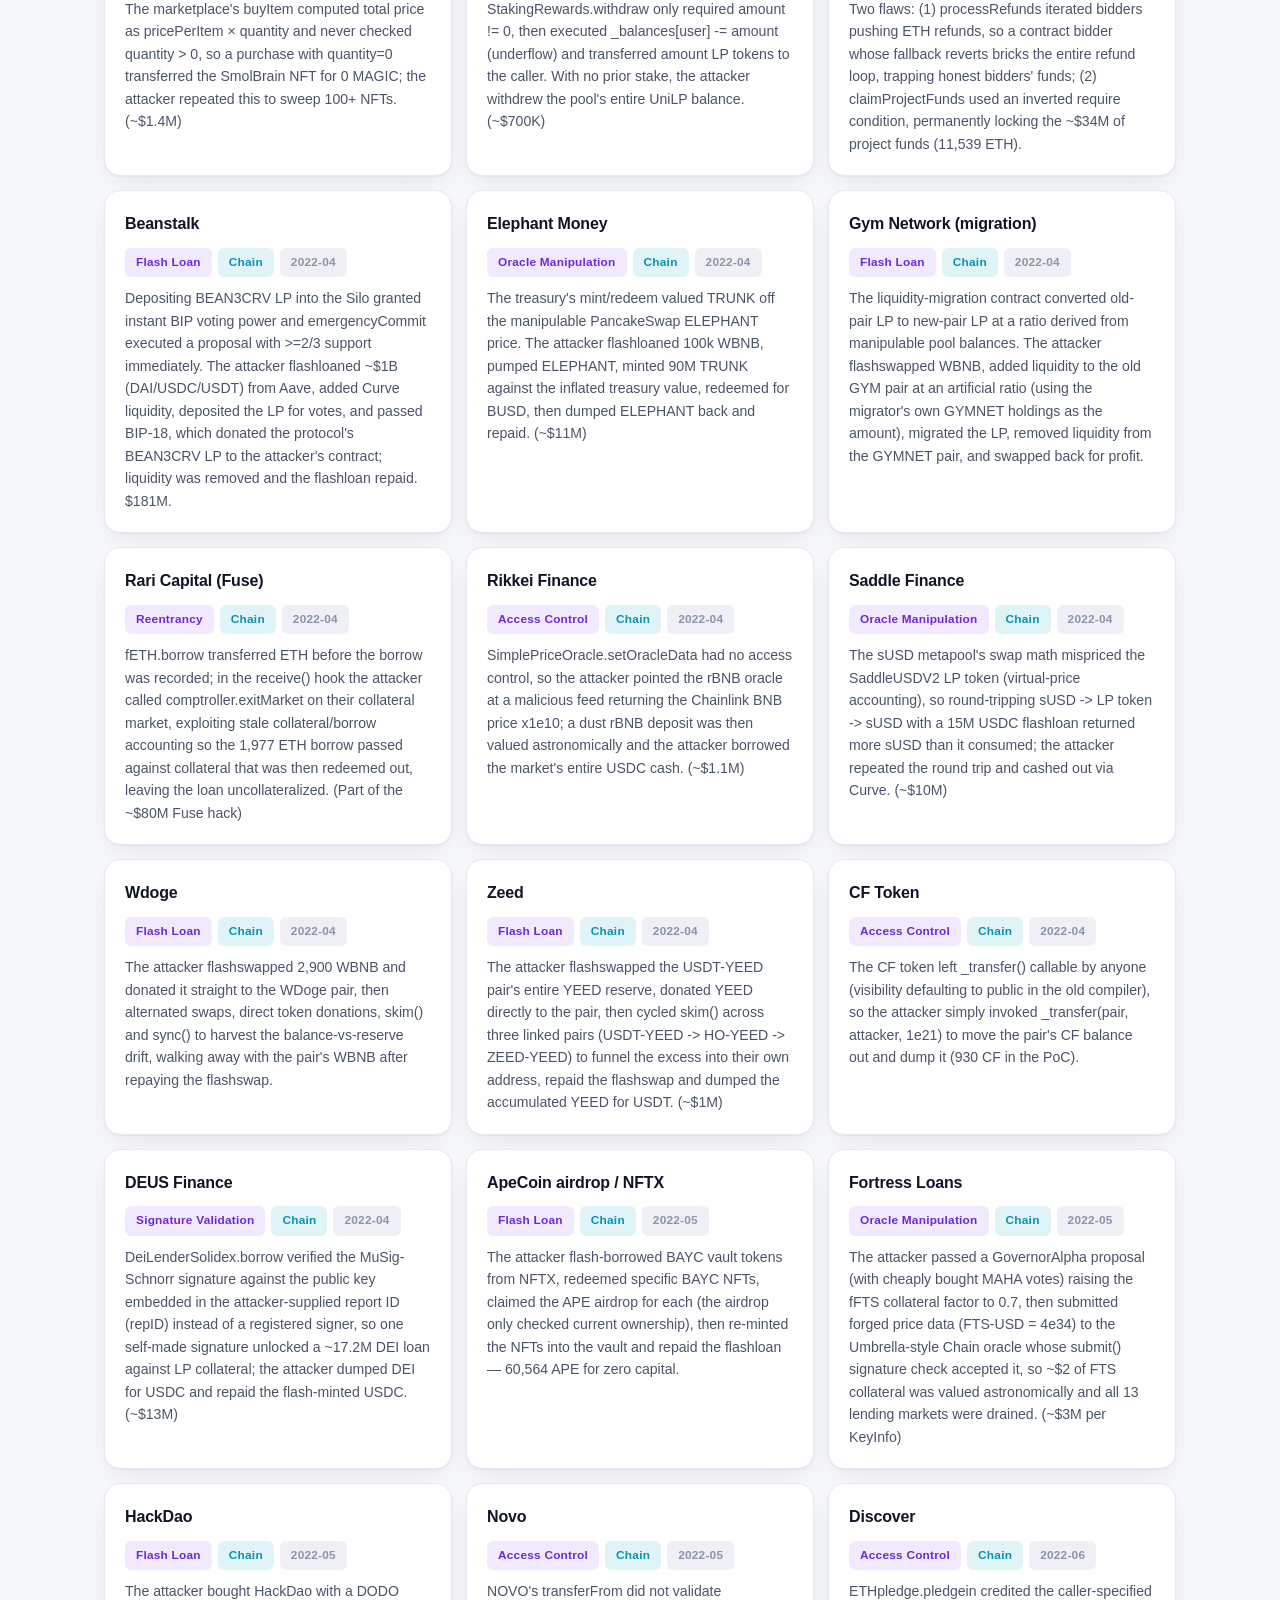
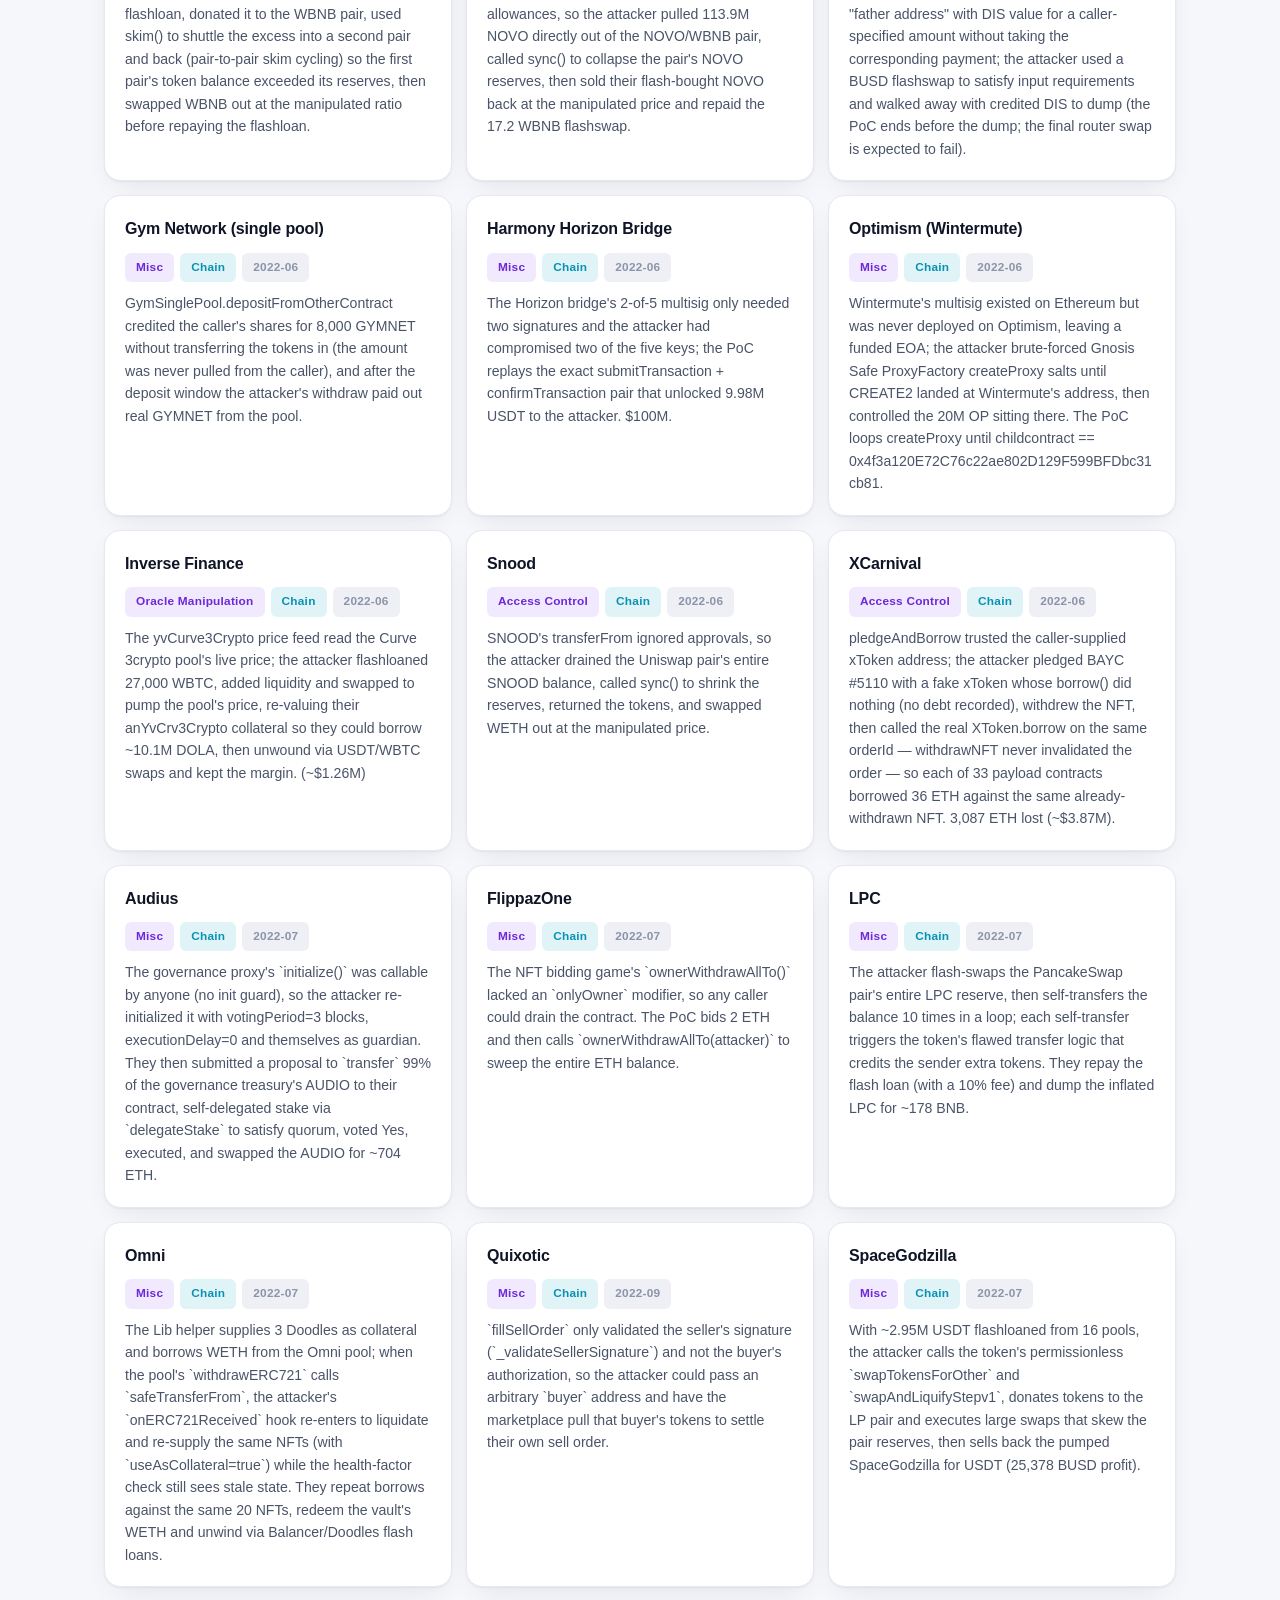
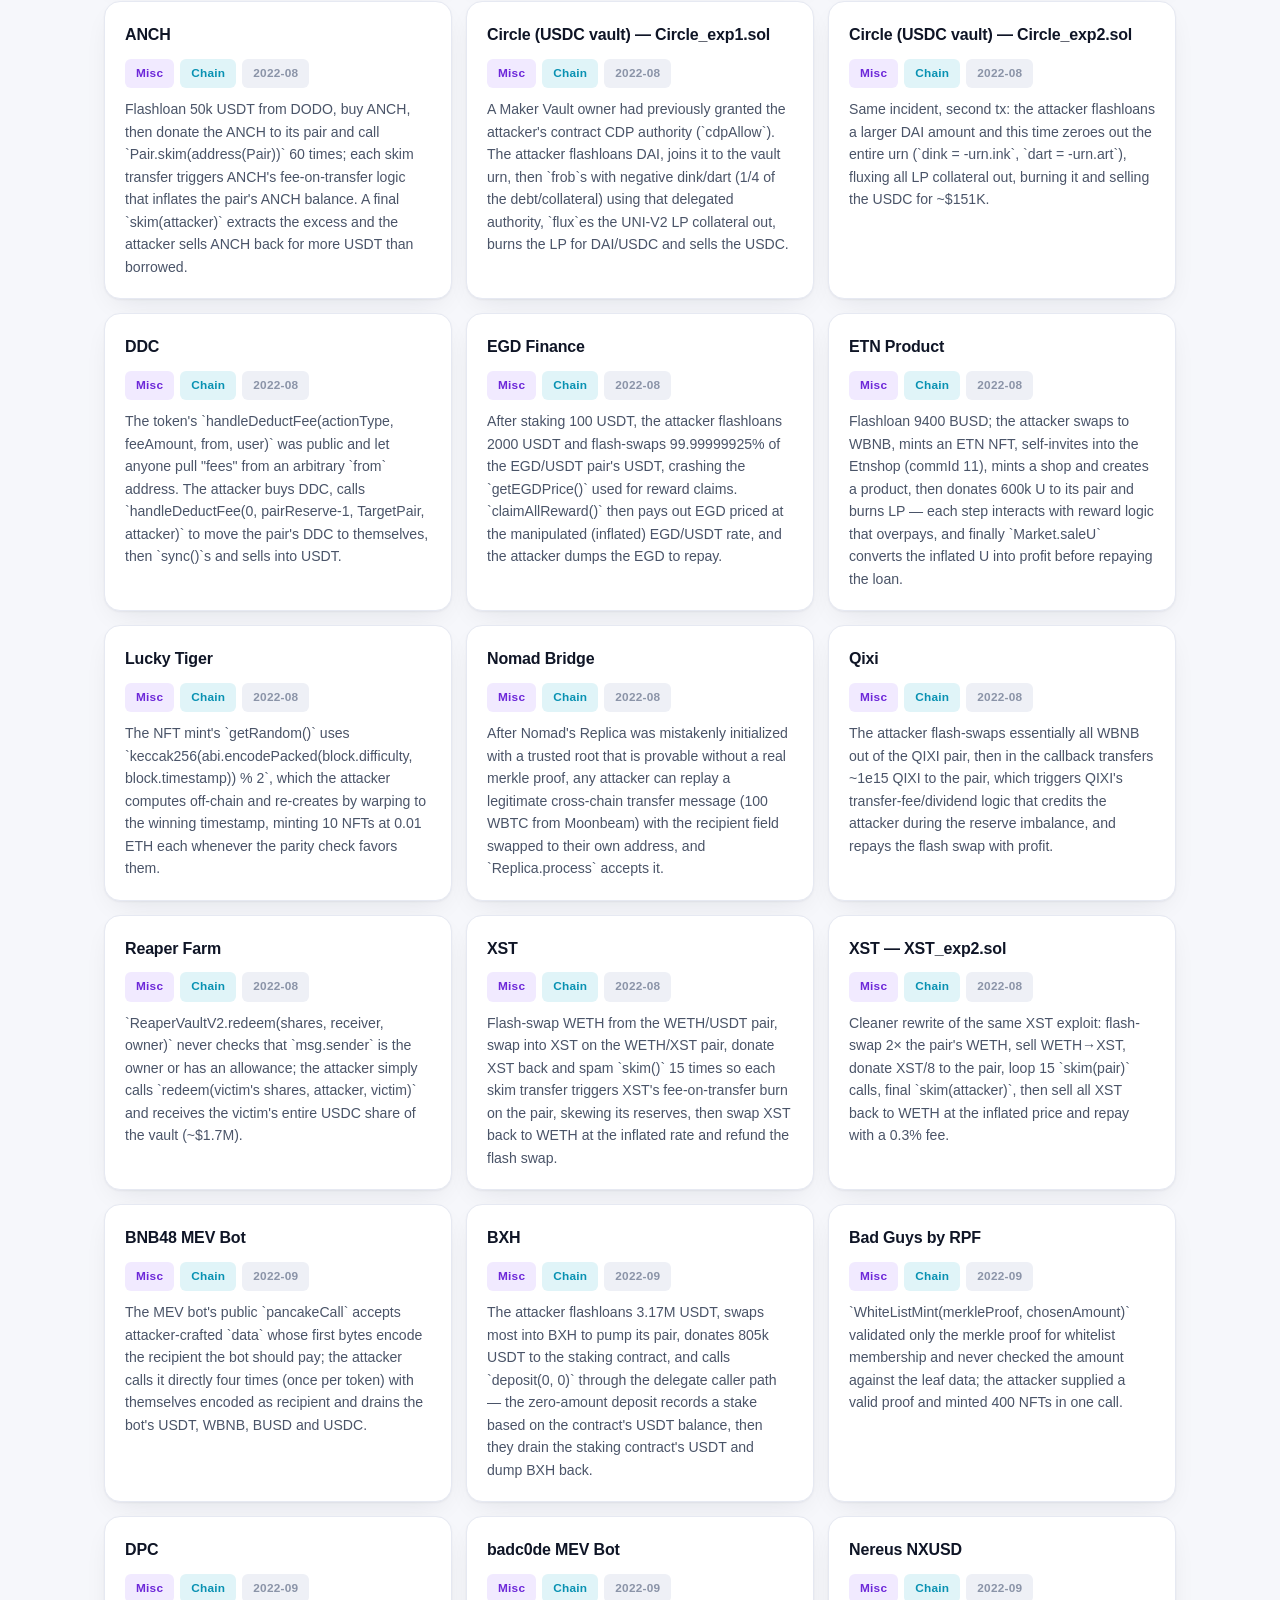
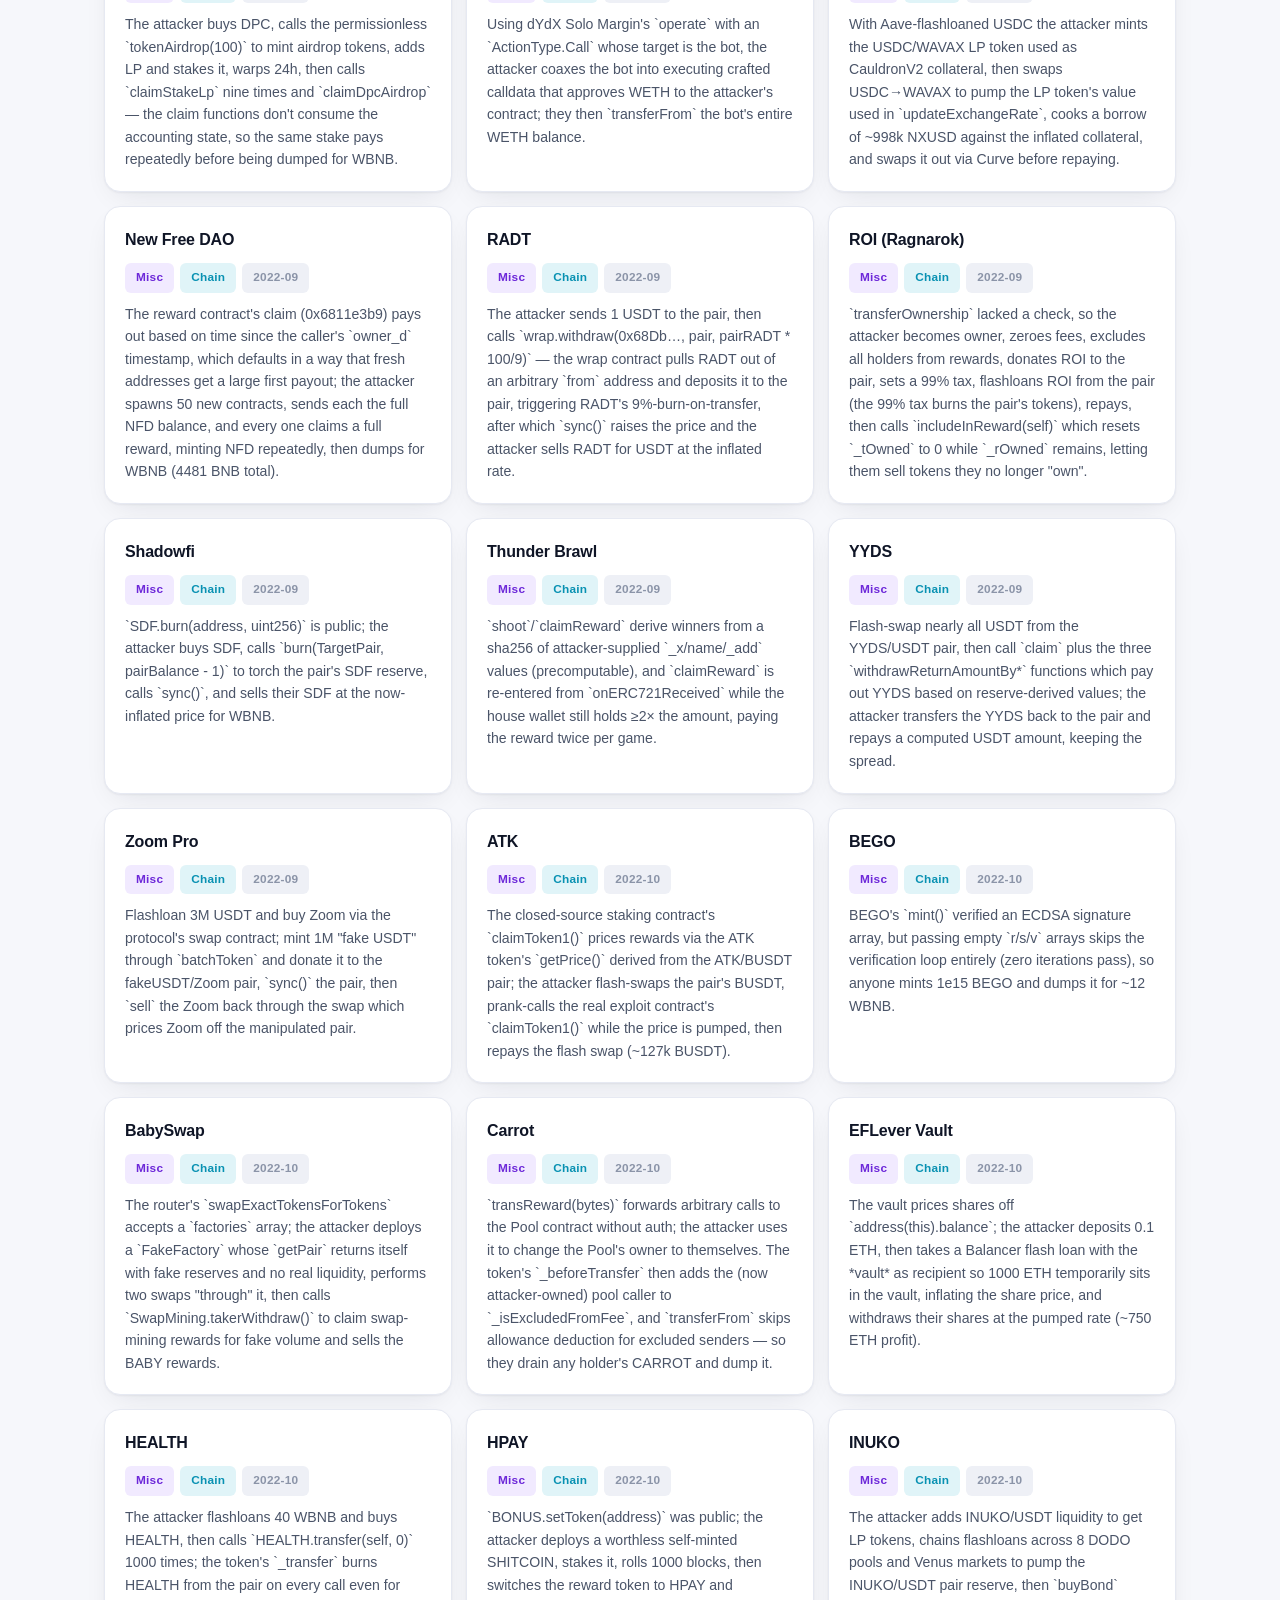
<file: database.html>
<!DOCTYPE html>
<html lang="en">
<head>
<meta charset="UTF-8">
<script>(function(){try{var s=localStorage.getItem('s0sta-theme');var d=s||(window.matchMedia&&window.matchMedia('(prefers-color-scheme: dark)').matches?'dark':'light');document.documentElement.dataset.theme=d;document.documentElement.style.colorScheme=d;}catch(e){}})();</script>

<meta name="viewport" content="width=device-width, initial-scale=1.0">
<title>Incident Database — s0sta</title>
<meta name="description" content="Search and filter 832 documented DeFi exploit incidents by protocol, root-cause class, chain and year.">
<meta property="og:title" content="Incident Database — s0sta">
<meta property="og:description" content="Search and filter 832 documented DeFi exploit incidents by protocol, root-cause class, chain and year.">
<meta property="og:type" content="website">
<meta property="og:url" content="https://s0sta.com/DeFi-Hacks-Reproduce/database.html">
<link rel="icon" type="image/svg+xml" href="assets/favicon.svg?v=7">
<link rel="apple-touch-icon" href="assets/favicon.svg?v=7">
<link rel="stylesheet" href="assets/style.css?v=8">
</head>
<body data-page="database">
<header class="site-head"><div class="wrap">
  <nav class="nav">
    <a class="brand" href="index.html"><span class="bolt"><img src="assets/mark.svg?v=7" alt="s0sta"></span>s0sta<span class="slash">/</span>research</a>
    <div class="nav-left">
      <div class="nav-actions"><button class="theme-btn" id="theme-toggle" aria-label="Toggle theme">🌙</button><button class="nav-toggle" id="nav-toggle">☰</button></div></div>
    <div class="nav-links">
      <a href="index.html" data-page="home">Home</a>
      <a href="database.html" data-page="database">Database</a>
      <a href="intelligence.html" data-page="intelligence">Intelligence</a>
      <a href="checklists.html" data-page="checklists">Checklists</a>
      <a href="patterns.html" data-page="patterns">Patterns</a>
      <a href="analytics.html" data-page="analytics">Analytics</a>
      <a href="methodology.html" data-page="methodology">Methodology</a>
      <a href="about.html" data-page="about">About</a>
    </div>
  </nav>
</div></header>
<main class="wrap">
<div class="page-hero">
  <span class="kicker">Database</span>
  <h1>Incident <span class="grad">Database</span></h1>
  <p class="lead">Every documented loss event with its root cause, mechanics and lesson.</p>
</div>
<section class="section">
  <div class="section-head"><h2>All incidents</h2><p id="result-count"></p></div>
  <div class="controls">
    <input type="search" id="search" placeholder="Search protocol, class, chain…" autocomplete="off">
    <select id="year-filter"><option value="">All years</option></select>
    <select id="type-filter"><option value="">All types</option><option value="incident">Incidents</option><option value="analysis">Deep-dive analyses</option></select>
  </div>
  <div class="chips" id="class-chips"></div>
  <div class="grid" id="cards"></div>
</section>
</main>
<footer class="site-foot"><div class="wrap foot-inner">
  <div><span class="f-brand"><img src="assets/mark.svg?v=7" alt="s0sta">s0sta<span class="slash">/</span>research</span></div>
  <div class="foot-links"><a href="about.html">About</a><a href="methodology.html">Methodology</a><a href="https://github.com/s0sta/DeFi-Hacks-Reproduce">Repository</a></div>
  <div class="f-meta">© <span id="foot-year"></span> s0sta — All rights reserved</div>
</div></footer>
<div class="modal-backdrop" id="modal" hidden>
  <div class="modal"><button class="modal-close" id="modal-close">✕</button>
  <div class="modal-badges" id="modal-badges"></div><h3 id="modal-title"></h3><div class="modal-body" id="modal-body"></div></div>
</div>
<script src="assets/data.js?v=8"></script>
<script src="assets/page-database.js?v=6"></script>
<script src="assets/core.js?v=8"></script>
</body>
</html>
</file>
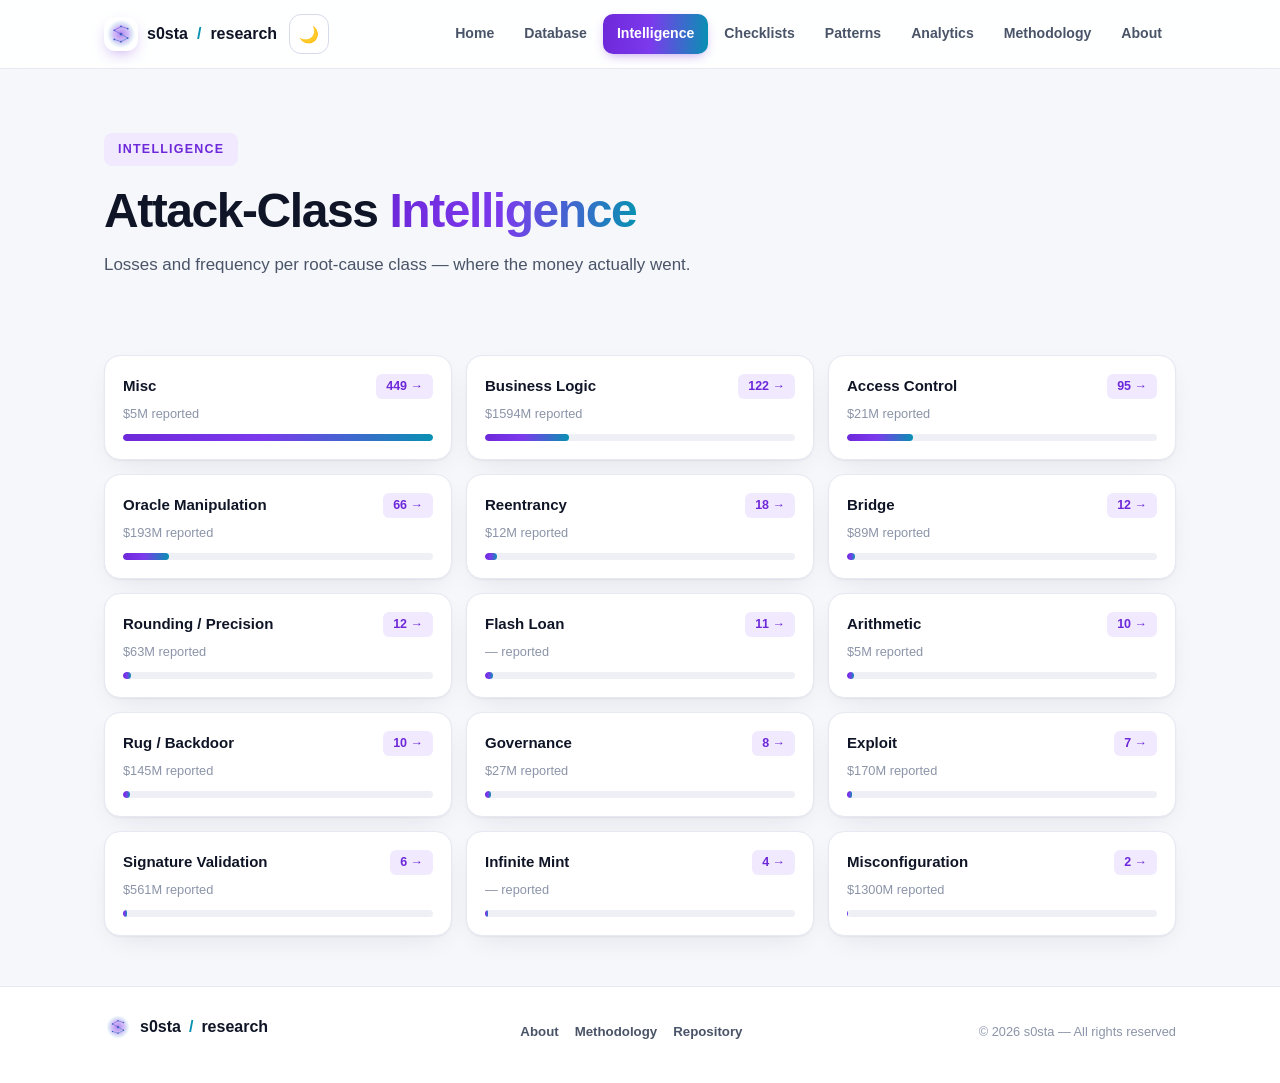
<file: intelligence.html>
<!DOCTYPE html>
<html lang="en">
<head>
<meta charset="UTF-8">
<script>(function(){try{var s=localStorage.getItem('s0sta-theme');var d=s||(window.matchMedia&&window.matchMedia('(prefers-color-scheme: dark)').matches?'dark':'light');document.documentElement.dataset.theme=d;document.documentElement.style.colorScheme=d;}catch(e){}})();</script>

<meta name="viewport" content="width=device-width, initial-scale=1.0">
<title>Attack-Class Intelligence — s0sta</title>
<meta name="description" content="Losses and frequency per root-cause class — where the money actually went across 832 DeFi exploits.">
<meta property="og:title" content="Attack-Class Intelligence — s0sta">
<meta property="og:description" content="Losses and frequency per root-cause class — where the money actually went across 832 DeFi exploits.">
<meta property="og:type" content="website">
<meta property="og:url" content="https://s0sta.com/DeFi-Hacks-Reproduce/intelligence.html">
<link rel="icon" type="image/svg+xml" href="assets/favicon.svg?v=7">
<link rel="apple-touch-icon" href="assets/favicon.svg?v=7">
<link rel="stylesheet" href="assets/style.css?v=8">
</head>
<body data-page="intelligence">
<header class="site-head"><div class="wrap">
  <nav class="nav">
    <a class="brand" href="index.html"><span class="bolt"><img src="assets/mark.svg?v=7" alt="s0sta"></span>s0sta<span class="slash">/</span>research</a>
    <div class="nav-left">
      <div class="nav-actions"><button class="theme-btn" id="theme-toggle" aria-label="Toggle theme">🌙</button><button class="nav-toggle" id="nav-toggle">☰</button></div></div>
    <div class="nav-links">
      <a href="index.html" data-page="home">Home</a>
      <a href="database.html" data-page="database">Database</a>
      <a href="intelligence.html" data-page="intelligence">Intelligence</a>
      <a href="checklists.html" data-page="checklists">Checklists</a>
      <a href="patterns.html" data-page="patterns">Patterns</a>
      <a href="analytics.html" data-page="analytics">Analytics</a>
      <a href="methodology.html" data-page="methodology">Methodology</a>
      <a href="about.html" data-page="about">About</a>
    </div>
  </nav>
</div></header>
<main class="wrap">
<div class="page-hero">
  <span class="kicker">Intelligence</span>
  <h1>Attack-Class <span class="grad">Intelligence</span></h1>
  <p class="lead">Losses and frequency per root-cause class — where the money actually went.</p>
</div>
<section class="section"><div class="intel-grid" id="intel-cards"></div></section>
</main>
<footer class="site-foot"><div class="wrap foot-inner">
  <div><span class="f-brand"><img src="assets/mark.svg?v=7" alt="s0sta">s0sta<span class="slash">/</span>research</span></div>
  <div class="foot-links"><a href="about.html">About</a><a href="methodology.html">Methodology</a><a href="https://github.com/s0sta/DeFi-Hacks-Reproduce">Repository</a></div>
  <div class="f-meta">© <span id="foot-year"></span> s0sta — All rights reserved</div>
</div></footer>

<script src="assets/data.js?v=8"></script>
<script src="assets/page-extra.js?v=6"></script>
<script src="assets/core.js?v=8"></script>
</body>
</html>
</file>
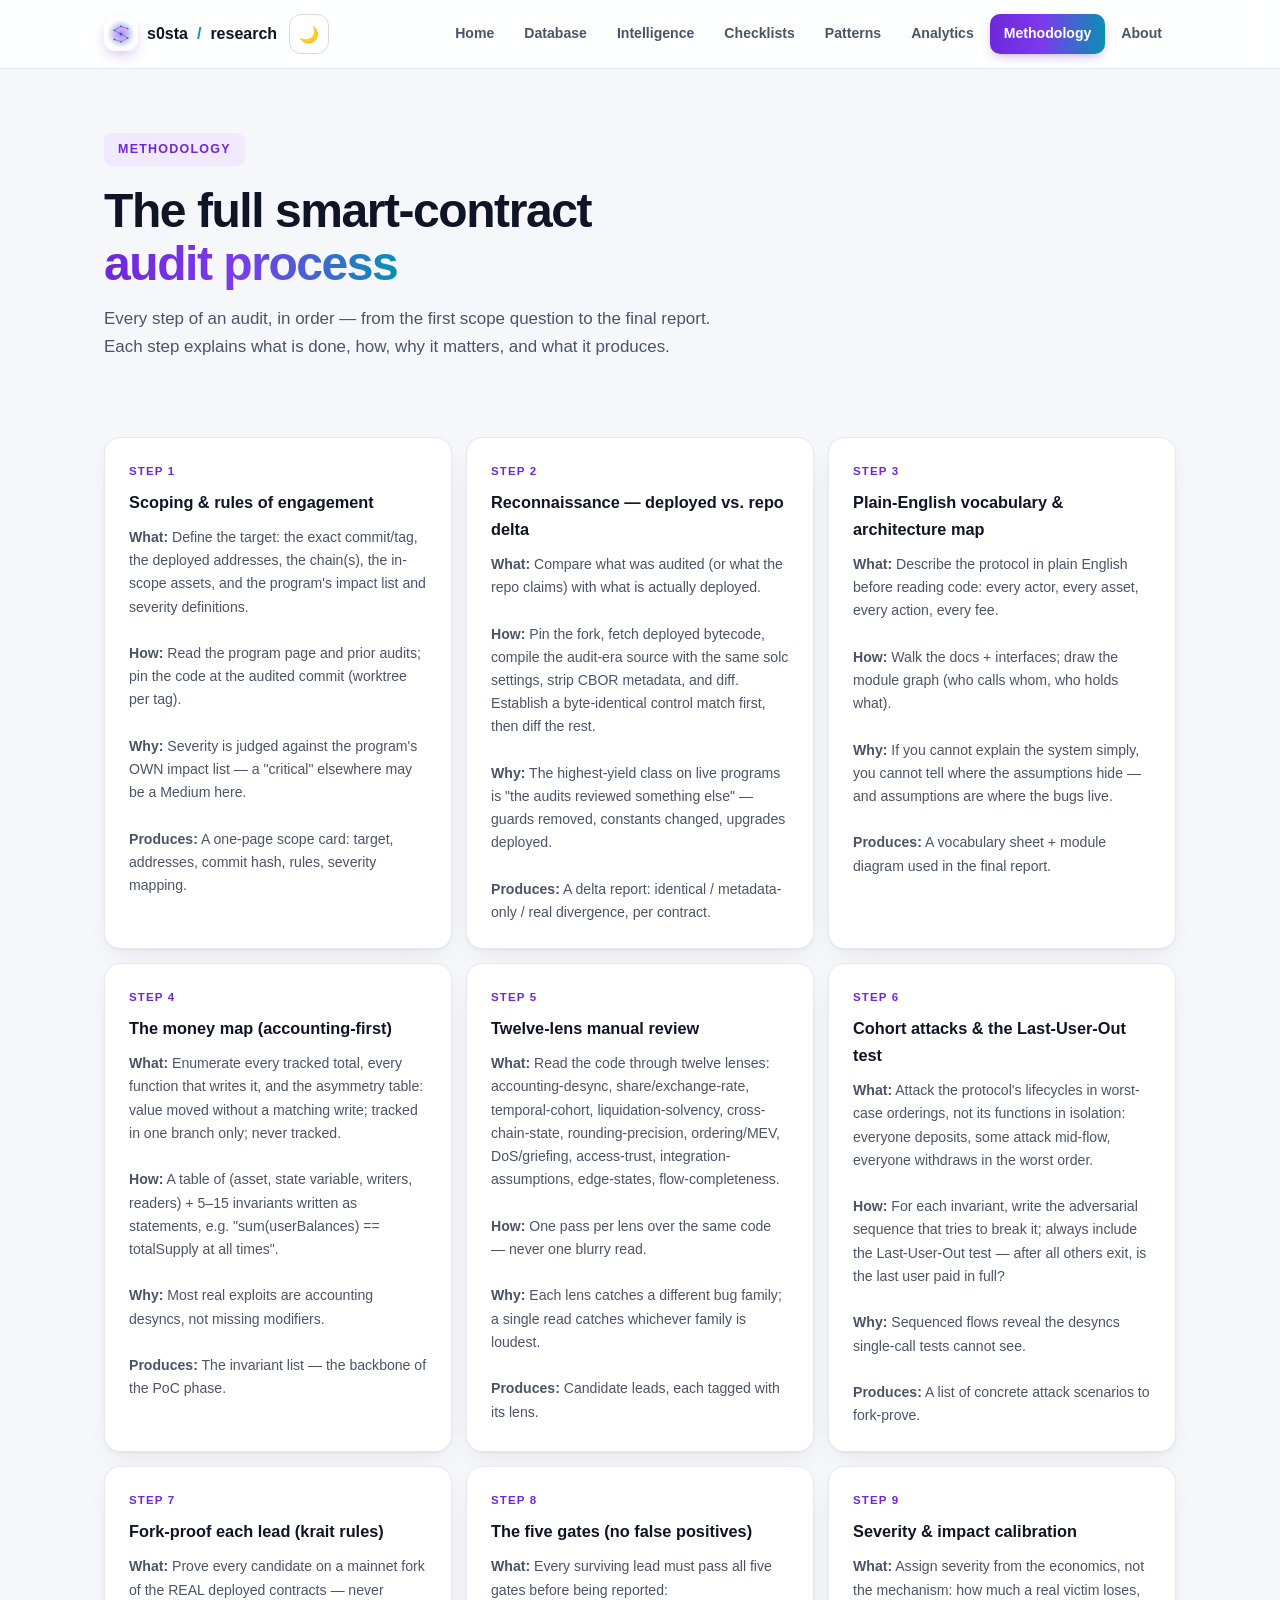
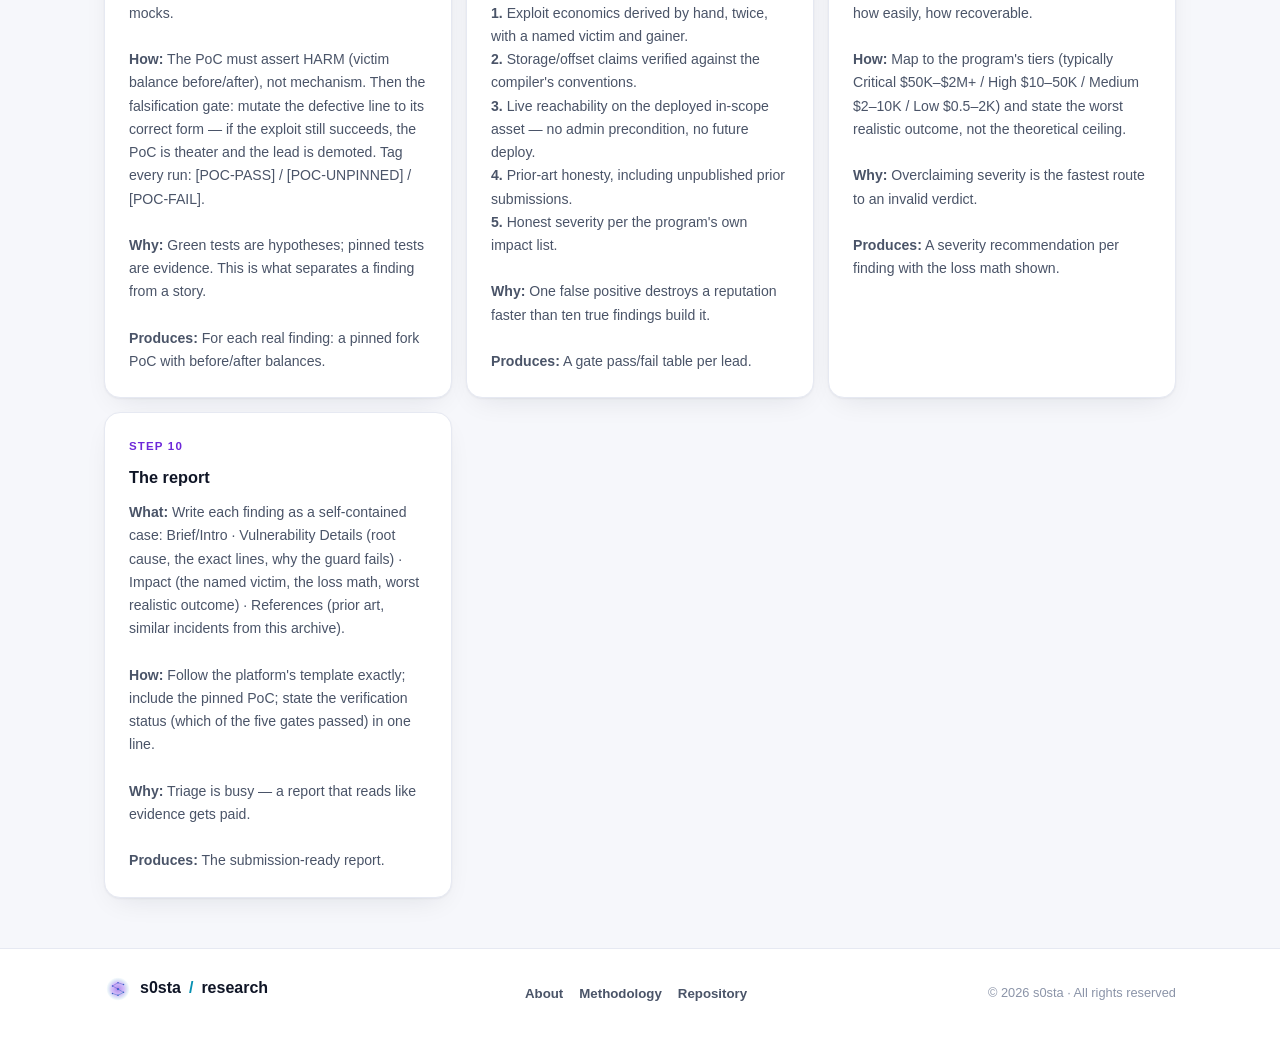
<file: methodology.html>
<!DOCTYPE html>
<html lang="en">
<head>
<meta charset="UTF-8">
<script>(function(){try{var s=localStorage.getItem('s0sta-theme');var d=s||(window.matchMedia&&window.matchMedia('(prefers-color-scheme: dark)').matches?'dark':'light');document.documentElement.dataset.theme=d;document.documentElement.style.colorScheme=d;}catch(e){}})();</script>
<meta name="viewport" content="width=device-width, initial-scale=1.0">
<title>Audit Methodology — s0sta</title>
<meta name="description" content="The full smart-contract audit process, step by step — from scoping and recon through fork-proof PoCs, falsification gates and the final report.">
<meta property="og:title" content="Audit Methodology — s0sta">
<meta property="og:description" content="The full smart-contract audit process, step by step.">
<link rel="icon" type="image/svg+xml" href="assets/favicon.svg?v=7">
<link rel="apple-touch-icon" href="assets/favicon.svg?v=7">
<link rel="stylesheet" href="assets/style.css?v=8">
</head>
<body data-page="methodology">
<header class="site-head"><div class="wrap">
  <nav class="nav">
    <a class="brand" href="index.html"><span class="bolt"><img src="assets/mark.svg?v=7" alt="s0sta"></span>s0sta<span class="slash">/</span>research</a>
    <div class="nav-left">
      <div class="nav-actions"><button class="theme-btn" id="theme-toggle" aria-label="Toggle theme">🌙</button><button class="nav-toggle" id="nav-toggle">☰</button></div></div>
    <div class="nav-links">
      <a href="index.html" data-page="home">Home</a>
      <a href="database.html" data-page="database">Database</a>
      <a href="intelligence.html" data-page="intelligence">Intelligence</a>
      <a href="checklists.html" data-page="checklists">Checklists</a>
      <a href="patterns.html" data-page="patterns">Patterns</a>
      <a href="analytics.html" data-page="analytics">Analytics</a>
      <a href="methodology.html" data-page="methodology">Methodology</a>
      <a href="about.html" data-page="about">About</a>
    </div>
  </nav>
</div></header>

<main class="wrap">
  <div class="page-hero">
    <span class="kicker">Methodology</span>
    <h1>The full smart-contract<br><span class="grad">audit process</span></h1>
    <p class="lead">Every step of an audit, in order — from the first scope question to the final report. Each step explains what is done, how, why it matters, and what it produces.</p>
  </div>

  <section class="section">
    <div class="meth-grid">

      <div class="meth-card">
        <div class="m-num">Step 1</div>
        <h3>Scoping &amp; rules of engagement</h3>
        <p><strong>What:</strong> Define the target: the exact commit/tag, the deployed addresses, the chain(s), the in-scope assets, and the program's impact list and severity definitions.<br><br>
        <strong>How:</strong> Read the program page and prior audits; pin the code at the audited commit (worktree per tag).<br><br>
        <strong>Why:</strong> Severity is judged against the program's OWN impact list — a "critical" elsewhere may be a Medium here.<br><br>
        <strong>Produces:</strong> A one-page scope card: target, addresses, commit hash, rules, severity mapping.</p>
      </div>

      <div class="meth-card">
        <div class="m-num">Step 2</div>
        <h3>Reconnaissance — deployed vs. repo delta</h3>
        <p><strong>What:</strong> Compare what was audited (or what the repo claims) with what is actually deployed.<br><br>
        <strong>How:</strong> Pin the fork, fetch deployed bytecode, compile the audit-era source with the same solc settings, strip CBOR metadata, and diff. Establish a byte-identical control match first, then diff the rest.<br><br>
        <strong>Why:</strong> The highest-yield class on live programs is "the audits reviewed something else" — guards removed, constants changed, upgrades deployed.<br><br>
        <strong>Produces:</strong> A delta report: identical / metadata-only / real divergence, per contract.</p>
      </div>

      <div class="meth-card">
        <div class="m-num">Step 3</div>
        <h3>Plain-English vocabulary &amp; architecture map</h3>
        <p><strong>What:</strong> Describe the protocol in plain English before reading code: every actor, every asset, every action, every fee.<br><br>
        <strong>How:</strong> Walk the docs + interfaces; draw the module graph (who calls whom, who holds what).<br><br>
        <strong>Why:</strong> If you cannot explain the system simply, you cannot tell where the assumptions hide — and assumptions are where the bugs live.<br><br>
        <strong>Produces:</strong> A vocabulary sheet + module diagram used in the final report.</p>
      </div>

      <div class="meth-card">
        <div class="m-num">Step 4</div>
        <h3>The money map (accounting-first)</h3>
        <p><strong>What:</strong> Enumerate every tracked total, every function that writes it, and the asymmetry table: value moved without a matching write; tracked in one branch only; never tracked.<br><br>
        <strong>How:</strong> A table of (asset, state variable, writers, readers) + 5–15 invariants written as statements, e.g. "sum(userBalances) == totalSupply at all times".<br><br>
        <strong>Why:</strong> Most real exploits are accounting desyncs, not missing modifiers.<br><br>
        <strong>Produces:</strong> The invariant list — the backbone of the PoC phase.</p>
      </div>

      <div class="meth-card">
        <div class="m-num">Step 5</div>
        <h3>Twelve-lens manual review</h3>
        <p><strong>What:</strong> Read the code through twelve lenses: accounting-desync, share/exchange-rate, temporal-cohort, liquidation-solvency, cross-chain-state, rounding-precision, ordering/MEV, DoS/griefing, access-trust, integration-assumptions, edge-states, flow-completeness.<br><br>
        <strong>How:</strong> One pass per lens over the same code — never one blurry read.<br><br>
        <strong>Why:</strong> Each lens catches a different bug family; a single read catches whichever family is loudest.<br><br>
        <strong>Produces:</strong> Candidate leads, each tagged with its lens.</p>
      </div>

      <div class="meth-card">
        <div class="m-num">Step 6</div>
        <h3>Cohort attacks &amp; the Last-User-Out test</h3>
        <p><strong>What:</strong> Attack the protocol's lifecycles in worst-case orderings, not its functions in isolation: everyone deposits, some attack mid-flow, everyone withdraws in the worst order.<br><br>
        <strong>How:</strong> For each invariant, write the adversarial sequence that tries to break it; always include the Last-User-Out test — after all others exit, is the last user paid in full?<br><br>
        <strong>Why:</strong> Sequenced flows reveal the desyncs single-call tests cannot see.<br><br>
        <strong>Produces:</strong> A list of concrete attack scenarios to fork-prove.</p>
      </div>

      <div class="meth-card">
        <div class="m-num">Step 7</div>
        <h3>Fork-proof each lead (krait rules)</h3>
        <p><strong>What:</strong> Prove every candidate on a mainnet fork of the REAL deployed contracts — never mocks.<br><br>
        <strong>How:</strong> The PoC must assert HARM (victim balance before/after), not mechanism. Then the falsification gate: mutate the defective line to its correct form — if the exploit still succeeds, the PoC is theater and the lead is demoted. Tag every run: [POC-PASS] / [POC-UNPINNED] / [POC-FAIL].<br><br>
        <strong>Why:</strong> Green tests are hypotheses; pinned tests are evidence. This is what separates a finding from a story.<br><br>
        <strong>Produces:</strong> For each real finding: a pinned fork PoC with before/after balances.</p>
      </div>

      <div class="meth-card">
        <div class="m-num">Step 8</div>
        <h3>The five gates (no false positives)</h3>
        <p><strong>What:</strong> Every surviving lead must pass all five gates before being reported:<br>
        <strong>1.</strong> Exploit economics derived by hand, twice, with a named victim and gainer.<br>
        <strong>2.</strong> Storage/offset claims verified against the compiler's conventions.<br>
        <strong>3.</strong> Live reachability on the deployed in-scope asset — no admin precondition, no future deploy.<br>
        <strong>4.</strong> Prior-art honesty, including unpublished prior submissions.<br>
        <strong>5.</strong> Honest severity per the program's own impact list.<br><br>
        <strong>Why:</strong> One false positive destroys a reputation faster than ten true findings build it.<br><br>
        <strong>Produces:</strong> A gate pass/fail table per lead.</p>
      </div>

      <div class="meth-card">
        <div class="m-num">Step 9</div>
        <h3>Severity &amp; impact calibration</h3>
        <p><strong>What:</strong> Assign severity from the economics, not the mechanism: how much a real victim loses, how easily, how recoverable.<br><br>
        <strong>How:</strong> Map to the program's tiers (typically Critical $50K–$2M+ / High $10–50K / Medium $2–10K / Low $0.5–2K) and state the worst realistic outcome, not the theoretical ceiling.<br><br>
        <strong>Why:</strong> Overclaiming severity is the fastest route to an invalid verdict.<br><br>
        <strong>Produces:</strong> A severity recommendation per finding with the loss math shown.</p>
      </div>

      <div class="meth-card">
        <div class="m-num">Step 10</div>
        <h3>The report</h3>
        <p><strong>What:</strong> Write each finding as a self-contained case: Brief/Intro · Vulnerability Details (root cause, the exact lines, why the guard fails) · Impact (the named victim, the loss math, worst realistic outcome) · References (prior art, similar incidents from this archive).<br><br>
        <strong>How:</strong> Follow the platform's template exactly; include the pinned PoC; state the verification status (which of the five gates passed) in one line.<br><br>
        <strong>Why:</strong> Triage is busy — a report that reads like evidence gets paid.<br><br>
        <strong>Produces:</strong> The submission-ready report.</p>
      </div>

    </div>
  </section>
</main>

<footer class="site-foot"><div class="wrap foot-inner">
  <div><span class="f-brand"><img src="assets/mark.svg?v=7" alt="s0sta">s0sta<span class="slash">/</span>research</span></div>
  <div class="foot-links"><a href="about.html">About</a><a href="methodology.html">Methodology</a><a href="https://github.com/s0sta/DeFi-Hacks-Reproduce">Repository</a></div>
  <div class="f-meta">© <span id="foot-year"></span> s0sta · All rights reserved</div>
</div></footer>

<script src="assets/data.js?v=8"></script>
<script src="assets/core.js?v=8"></script>
</body>
</html>
</file>
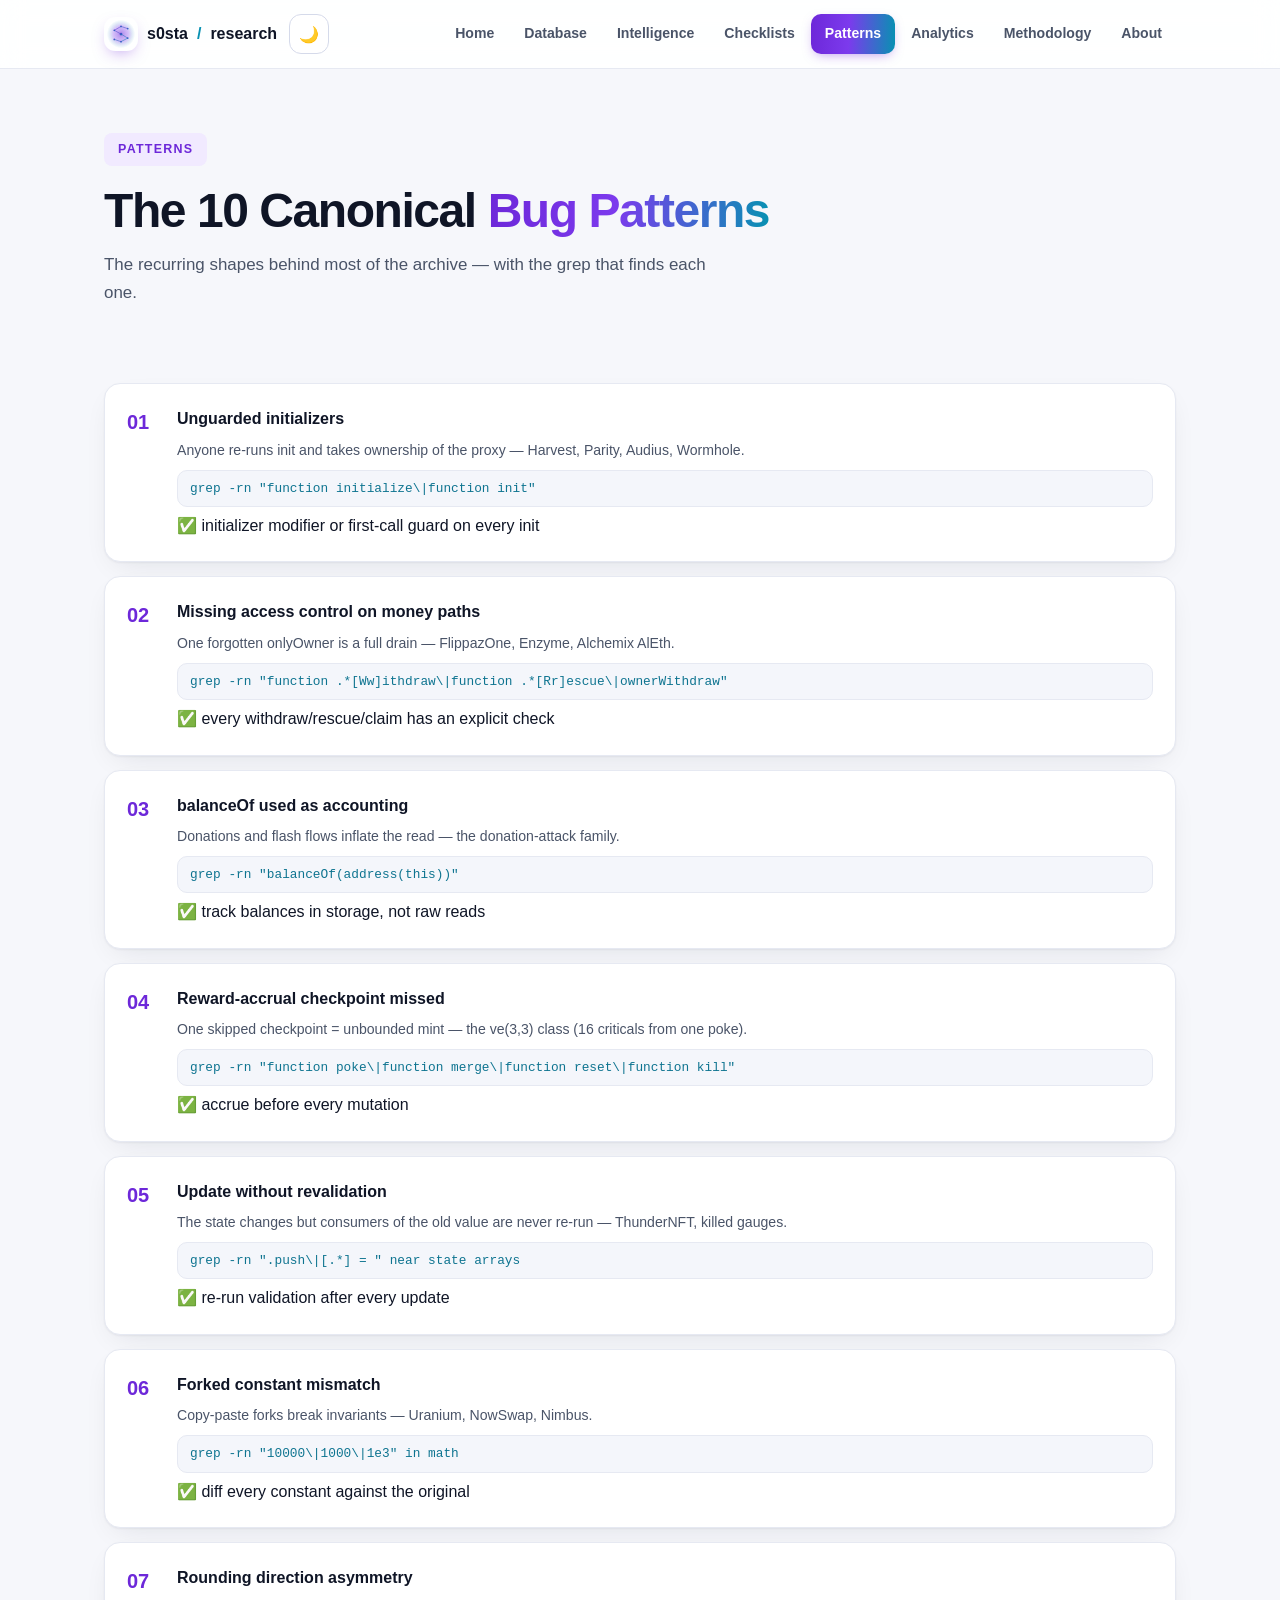
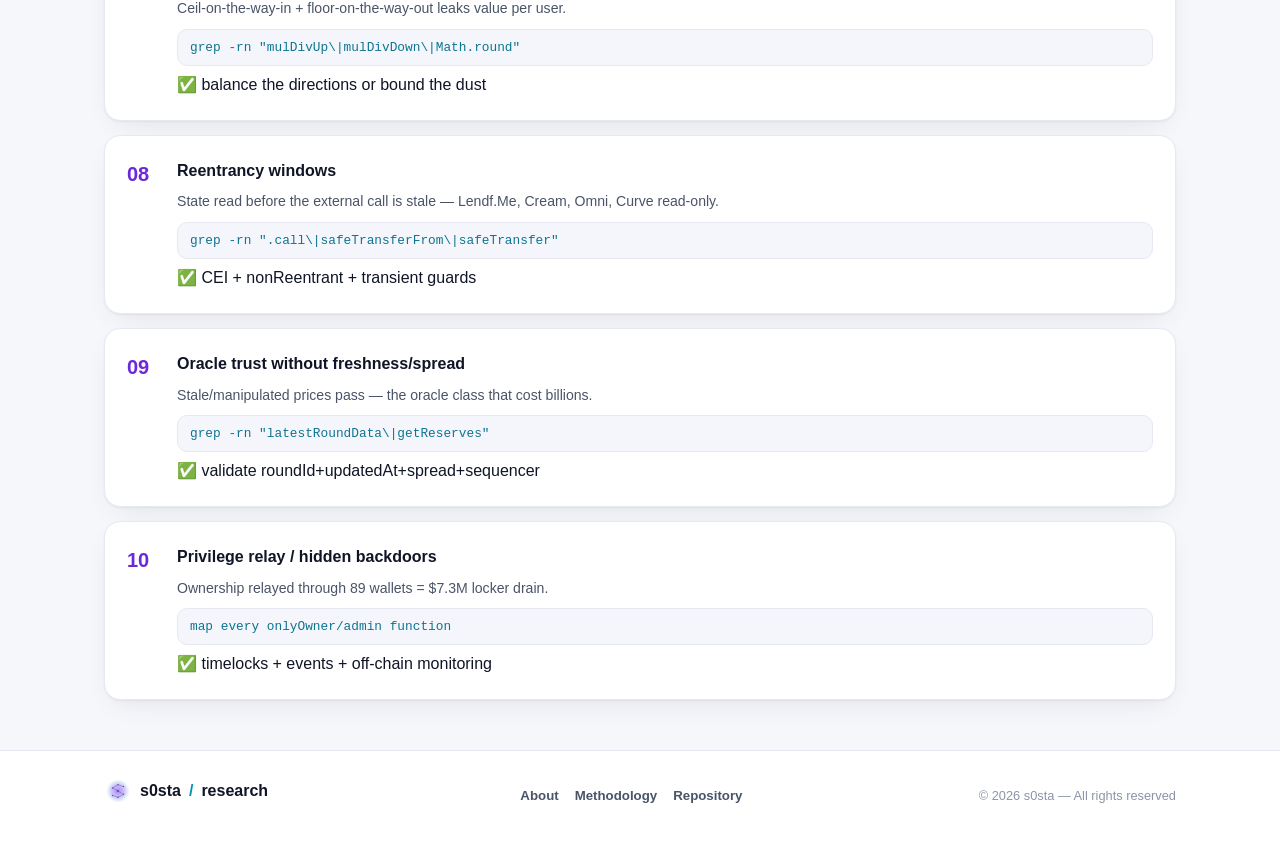
<file: patterns.html>
<!DOCTYPE html>
<html lang="en">
<head>
<meta charset="UTF-8">
<script>(function(){try{var s=localStorage.getItem('s0sta-theme');var d=s||(window.matchMedia&&window.matchMedia('(prefers-color-scheme: dark)').matches?'dark':'light');document.documentElement.dataset.theme=d;document.documentElement.style.colorScheme=d;}catch(e){}})();</script>

<meta name="viewport" content="width=device-width, initial-scale=1.0">
<title>The 10 Canonical Bug Patterns — s0sta</title>
<meta name="description" content="The recurring shapes behind most DeFi exploits — with the grep command that finds each one.">
<meta property="og:title" content="The 10 Canonical Bug Patterns — s0sta">
<meta property="og:description" content="The recurring shapes behind most DeFi exploits — with the grep command that finds each one.">
<meta property="og:type" content="website">
<meta property="og:url" content="https://s0sta.com/DeFi-Hacks-Reproduce/patterns.html">
<link rel="icon" type="image/svg+xml" href="assets/favicon.svg?v=7">
<link rel="apple-touch-icon" href="assets/favicon.svg?v=7">
<link rel="stylesheet" href="assets/style.css?v=8">
</head>
<body data-page="patterns">
<header class="site-head"><div class="wrap">
  <nav class="nav">
    <a class="brand" href="index.html"><span class="bolt"><img src="assets/mark.svg?v=7" alt="s0sta"></span>s0sta<span class="slash">/</span>research</a>
    <div class="nav-left">
      <div class="nav-actions"><button class="theme-btn" id="theme-toggle" aria-label="Toggle theme">🌙</button><button class="nav-toggle" id="nav-toggle">☰</button></div></div>
    <div class="nav-links">
      <a href="index.html" data-page="home">Home</a>
      <a href="database.html" data-page="database">Database</a>
      <a href="intelligence.html" data-page="intelligence">Intelligence</a>
      <a href="checklists.html" data-page="checklists">Checklists</a>
      <a href="patterns.html" data-page="patterns">Patterns</a>
      <a href="analytics.html" data-page="analytics">Analytics</a>
      <a href="methodology.html" data-page="methodology">Methodology</a>
      <a href="about.html" data-page="about">About</a>
    </div>
  </nav>
</div></header>
<main class="wrap">
<div class="page-hero">
  <span class="kicker">Patterns</span>
  <h1>The 10 Canonical <span class="grad">Bug Patterns</span></h1>
  <p class="lead">The recurring shapes behind most of the archive — with the grep that finds each one.</p>
</div>
<section class="section"><div id="pattern-list"></div></section>
</main>
<footer class="site-foot"><div class="wrap foot-inner">
  <div><span class="f-brand"><img src="assets/mark.svg?v=7" alt="s0sta">s0sta<span class="slash">/</span>research</span></div>
  <div class="foot-links"><a href="about.html">About</a><a href="methodology.html">Methodology</a><a href="https://github.com/s0sta/DeFi-Hacks-Reproduce">Repository</a></div>
  <div class="f-meta">© <span id="foot-year"></span> s0sta — All rights reserved</div>
</div></footer>

<script src="assets/data.js?v=8"></script>
<script src="assets/features.js?v=6"></script>
<script src="assets/page-extra.js?v=6"></script>
<script src="assets/core.js?v=8"></script>
</body>
</html>
</file>
<file: assets/style.css>
/* ============================================================
   s0sta — DeFi Exploit Research Archive · Design v5 (light, easy, modern)
   ============================================================ */
:root{
  --bg:#f6f7fb; --surface:#ffffff; --surface-2:#fbfcfe;
  --border:#e6e9f2; --border-strong:#d5daea;
  --text:#0f1526; --text-2:#4a5468; --text-3:#8b94a8;
  --violet:#6d28d9; --violet-soft:#f1eaff; --cyan:#0891b2;
  --red:#e11d48; --red-soft:#ffe4e9; --green:#059669; --green-soft:#e0f7ee; --amber:#b45309;
  --grad:linear-gradient(92deg,#6d28d9,#7c3aed 45%,#0891b2);
  --radius:16px; --radius-sm:12px;
  --shadow:0 1px 2px rgba(15,21,38,.05),0 10px 30px -12px rgba(15,21,38,.12);
  --shadow-hover:0 2px 4px rgba(15,21,38,.05),0 16px 40px -12px rgba(109,40,217,.18);
  --font:'Inter','SF Pro Display',-apple-system,BlinkMacSystemFont,'Segoe UI',Roboto,sans-serif;
  --mono:'SF Mono',ui-monospace,Menlo,Consolas,monospace;
}
*{box-sizing:border-box;margin:0;padding:0}
html{scroll-behavior:smooth}
body{font-family:var(--font);background:var(--bg);color:var(--text);line-height:1.65;min-height:100vh;-webkit-font-smoothing:antialiased}
a{color:var(--violet);text-decoration:none}
a:hover{text-decoration:none}
::selection{background:#e4d5ff}

.wrap{max-width:1120px;margin:0 auto;padding:0 24px}

/* ---------- header ---------- */
header.site-head{position:sticky;top:0;z-index:40;background:rgba(255,255,255,.9);backdrop-filter:blur(12px);border-bottom:1px solid var(--border)}
.nav{position:relative;display:flex;align-items:center;gap:12px;padding:14px 0}
.brand{display:flex;align-items:center;gap:9px;font-weight:800;font-size:1rem;color:var(--text)}
.brand .bolt{width:34px;height:34px;border-radius:11px;display:grid;place-items:center;box-shadow:0 6px 16px -6px rgba(109,40,217,.5)}
.brand .bolt img{width:100%;height:100%;border-radius:11px;display:block}
.brand .slash{color:var(--cyan)}
.nav-links{display:flex;gap:2px;align-items:center;margin-left:auto}
.nav-links a{color:var(--text-2);font-weight:600;font-size:.88rem;padding:8px 14px;border-radius:10px;transition:all .15s}
.nav-links a:hover{color:var(--violet);background:var(--violet-soft)}
.nav-links a.active{color:#fff;background:var(--grad);box-shadow:0 4px 12px -4px rgba(109,40,217,.5)}
.nav-toggle{display:none;background:var(--surface);border:1px solid var(--border);color:var(--text);width:40px;height:40px;border-radius:12px;cursor:pointer;font-size:1.05rem}
@media(max-width:900px){
  .nav-toggle{display:block}
  .nav-links{display:none;position:absolute;top:64px;left:0;right:0;background:var(--surface);border:1px solid var(--border);border-radius:16px;padding:8px;flex-direction:column;gap:2px;box-shadow:var(--shadow)}
  .nav-links.open{display:flex}
  .nav-links a{display:block;padding:11px 14px}
}

/* ---------- page hero ---------- */
.page-hero{padding:64px 0 40px}
.kicker{display:inline-flex;align-items:center;gap:7px;background:var(--violet-soft);color:var(--violet);font-size:.78rem;font-weight:700;letter-spacing:.1em;text-transform:uppercase;padding:6px 14px;border-radius:8px;margin-bottom:18px}
.page-hero h1{font-size:clamp(2rem,4.2vw,3rem);font-weight:800;letter-spacing:-.03em;line-height:1.12}
.page-hero .lead{color:var(--text-2);font-size:1.06rem;max-width:620px;margin-top:14px}
.grad{background:var(--grad);-webkit-background-clip:text;background-clip:text;color:transparent}

/* ---------- stats ---------- */
.hero-stats{display:grid;grid-template-columns:repeat(4,1fr);gap:14px;margin-top:36px}
.stat{background:var(--surface);border:1px solid var(--border);border-radius:var(--radius);padding:20px 22px;box-shadow:var(--shadow)}
.stat-num{font-size:2rem;font-weight:800;color:var(--violet);letter-spacing:-.02em}
.stat-label{color:var(--text-3);font-size:.73rem;font-weight:700;letter-spacing:.08em;text-transform:uppercase;margin-top:3px}

/* ---------- home ---------- */
.home-grid{display:grid;grid-template-columns:1.6fr 1fr;gap:18px;margin-top:28px}
.panel{background:var(--surface);border:1px solid var(--border);border-radius:var(--radius);padding:24px;box-shadow:var(--shadow)}
.panel h2{font-size:1.1rem;margin-bottom:4px}
.panel-sub{color:var(--text-3);font-size:.84rem;margin-bottom:16px}
.link-row{display:flex;align-items:center;justify-content:space-between;gap:12px;padding:13px 0;border-bottom:1px solid var(--border);color:var(--text)}
.link-row:last-child{border-bottom:none}
.link-row:hover .l-name{color:var(--violet)}
.link-row:hover .l-go{transform:translateX(3px)}
.l-name{font-weight:600;font-size:.93rem;color:var(--text);transition:color .15s}
.l-desc{color:var(--text-3);font-size:.79rem;margin-top:1px}
.l-go{color:var(--violet);font-weight:700;transition:transform .15s}
.week-card{margin-top:26px;background:var(--surface);border:1px solid #e3d9ff;border-radius:var(--radius);padding:22px 24px;box-shadow:var(--shadow)}
.week-tag{display:inline-block;background:var(--grad);color:#fff;font-size:.72rem;font-weight:800;letter-spacing:.1em;text-transform:uppercase;padding:5px 12px;border-radius:8px;margin-bottom:12px}
.week-card h3{font-size:1.12rem;margin-bottom:6px}
.week-card p{color:var(--text-2);font-size:.9rem;margin-bottom:14px}
.btn{display:inline-block;background:var(--grad);color:#fff;font-weight:700;font-size:.88rem;padding:11px 20px;border-radius:10px;border:none;cursor:pointer;box-shadow:0 6px 16px -6px rgba(109,40,217,.45)}
.btn:hover{filter:brightness(1.06)}

/* ---------- sections ---------- */
main{padding-bottom:80px}
.section{padding-top:36px}
.section-head{display:flex;align-items:baseline;justify-content:space-between;flex-wrap:wrap;gap:10px;margin-bottom:20px}
.section-head h2{font-size:1.35rem;font-weight:800;letter-spacing:-.02em}
.section-head p{color:var(--text-3);font-size:.88rem}

/* controls */
.controls{display:flex;gap:10px;flex-wrap:wrap;margin-bottom:14px}
.controls input,.controls select{background:var(--surface);border:1px solid var(--border-strong);color:var(--text);padding:11px 15px;border-radius:10px;font-size:.92rem;outline:none;min-width:170px;font-family:var(--font)}
.controls input{flex:1;min-width:250px}
.controls input:focus,.controls select:focus{border-color:var(--violet);box-shadow:0 0 0 3px rgba(109,40,217,.12)}
.chips{display:flex;gap:8px;flex-wrap:wrap;margin-bottom:24px}
.chip{background:var(--surface);border:1px solid var(--border-strong);color:var(--text-2);padding:8px 15px;border-radius:8px;font-size:.85rem;font-weight:600;cursor:pointer;transition:all .15s;font-family:var(--font)}
.chip:hover{color:var(--violet);border-color:var(--violet)}
.chip.active{background:var(--grad);color:#fff;border-color:transparent;box-shadow:0 4px 10px -4px rgba(109,40,217,.45)}

/* cards */
.grid{display:grid;grid-template-columns:repeat(auto-fill,minmax(320px,1fr));gap:14px}
.card{min-height:185px;background:var(--surface);border:1px solid var(--border);border-radius:var(--radius);padding:20px;cursor:pointer;transition:transform .16s,border-color .16s,box-shadow .16s;display:flex;flex-direction:column;gap:10px;box-shadow:var(--shadow)}
.card:hover{transform:translateY(-3px);border-color:#c9b3ff;box-shadow:var(--shadow-hover)}
.card h3{font-size:1rem;font-weight:700;letter-spacing:-.01em}
.card .excerpt{color:var(--text-2);font-size:.88rem;line-height:1.6;background:none;flex:1;overflow-wrap:break-word}
.badges{display:flex;gap:6px;flex-wrap:wrap}
.badge{font-size:.74rem;font-weight:700;padding:5px 11px;border-radius:6px;letter-spacing:.02em}
.badge.class{background:var(--violet-soft);color:var(--violet)}
.badge.chain{background:#e0f4f8;color:var(--cyan)}
.badge.year{background:#eef0f6;color:var(--text-3)}
.badge.loss{background:var(--red-soft);color:var(--red)}
.badge.analysis{background:var(--green-soft);color:var(--green)}

/* intel */
.intel-grid{display:grid;grid-template-columns:repeat(auto-fill,minmax(290px,1fr));gap:14px}
.intel-card{background:var(--surface);border:1px solid var(--border);border-radius:var(--radius);padding:18px;box-shadow:var(--shadow)}
.intel-head{display:flex;justify-content:space-between;align-items:center;margin-bottom:4px}
.intel-name{font-weight:700;font-size:.94rem}
.intel-count{background:var(--violet-soft);color:var(--violet);border-radius:6px;padding:2px 10px;font-size:.78rem;font-weight:700}
.intel-loss{color:var(--text-3);font-size:.8rem;margin-bottom:10px}
.meter{height:7px;background:#eef0f6;border-radius:999px;overflow:hidden}
.meter-fill{height:100%;background:var(--grad);border-radius:999px}

/* checklist + patterns */
.cat-tabs{display:flex;gap:8px;flex-wrap:wrap;margin-bottom:22px}
.cat-tab{background:var(--surface);border:1px solid var(--border-strong);color:var(--text-2);padding:10px 16px;border-radius:8px;font-weight:600;font-size:.88rem;cursor:pointer;font-family:var(--font);transition:all .15s}
.cat-tab:hover{color:var(--violet);border-color:var(--violet)}
.cat-tab.active{background:var(--grad);color:#fff;border-color:transparent}
.pattern-card{display:flex;gap:16px;background:var(--surface);border:1px solid var(--border);border-radius:var(--radius);padding:22px;margin-bottom:14px;box-shadow:var(--shadow)}
.pat-num{font-size:1.25rem;font-weight:800;color:var(--violet);min-width:34px}
.pat-body{flex:1}
.pat-body h3{font-size:1rem;margin-bottom:6px}
.pat-why{color:var(--text-2);font-size:.88rem;margin-bottom:8px}
.pat-ex{font-size:.82rem;margin-bottom:10px}
.pat-ex strong{color:var(--red)}
.pat-checks{list-style:none;display:flex;flex-direction:column;gap:6px}
.pat-checks li code{display:block;background:#f4f6fb;border:1px solid var(--border);border-radius:10px;padding:7px 12px;font-size:.8rem;color:#0e7490;font-family:var(--mono);white-space:pre-wrap;word-break:break-word}

/* analytics */
.charts{display:grid;grid-template-columns:repeat(auto-fit,minmax(300px,1fr));gap:24px}
.chart-block{background:var(--surface);border:1px solid var(--border);border-radius:var(--radius);padding:22px;box-shadow:var(--shadow)}
.chart-block h3{font-size:.92rem;margin-bottom:14px}
.ana-summary{display:grid;grid-template-columns:repeat(3,1fr);gap:14px;margin-bottom:30px}
.sum-card{display:flex;flex-direction:column;gap:4px;background:var(--surface);border:1px solid var(--border);border-radius:var(--radius);padding:20px 22px;box-shadow:var(--shadow);color:var(--text);transition:transform .15s,border-color .15s,box-shadow .15s}
.sum-card:hover{transform:translateY(-2px);border-color:var(--violet);box-shadow:var(--shadow-hover);text-decoration:none}
.sum-icon{font-size:1.3rem}
.sum-num{font-size:1.6rem;font-weight:800;color:var(--violet);letter-spacing:-.02em}
.sum-label{color:var(--text-2);font-size:.82rem;font-weight:600}
.sum-go{color:var(--violet);font-size:.78rem;font-weight:700;margin-top:6px}
html[data-theme="dark"] .sum-card:hover{border-color:var(--violet)}
.bar-link{display:block;margin-bottom:15px;border-radius:12px;padding:10px 12px;margin-left:-12px;margin-right:-12px;transition:background .15s}
.bar-link:hover{background:var(--violet-soft);text-decoration:none}
.bar-top{display:flex;align-items:center;gap:10px;margin-bottom:7px}
.bar-rank{min-width:24px;height:24px;display:inline-flex;align-items:center;justify-content:center;background:var(--violet-soft);color:var(--violet);font-size:.72rem;font-weight:800;border-radius:7px}
.bar-label{flex:1;font-size:.88rem;font-weight:600;color:var(--text);overflow:hidden;text-overflow:ellipsis;white-space:nowrap}
.bar-val{font-size:.8rem;font-weight:800;color:var(--violet);background:var(--violet-soft);padding:3px 10px;border-radius:999px}
.bar-track{height:12px;background:#eef0f6;border-radius:999px;overflow:hidden}
.bar-fill{height:100%;background:var(--grad);border-radius:999px;min-width:4px;transition:filter .15s}
.bar-link:hover .bar-fill{filter:brightness(1.12)}
html[data-theme="dark"] .bar-track{background:#0e1320}

/* methodology + about */
.meth-grid{display:grid;grid-template-columns:repeat(auto-fit,minmax(300px,1fr));gap:14px}
.meth-card{background:var(--surface);border:1px solid var(--border);border-radius:var(--radius);padding:24px;box-shadow:var(--shadow)}
.meth-card .m-num{font-size:.72rem;font-weight:800;letter-spacing:.1em;color:var(--violet);text-transform:uppercase;margin-bottom:8px}
.meth-card h3{font-size:1.02rem;margin-bottom:10px}
.meth-card p{color:var(--text-2);font-size:.88rem}
.prose{max-width:760px}
.prose p{color:var(--text-2);margin-bottom:14px;font-size:.95rem}
.prose h3{font-size:1.08rem;margin:24px 0 10px}
.prose ul{margin:0 0 14px 20px;color:var(--text-2);font-size:.92rem}
.prose li{margin-bottom:6px}

/* modal */
.modal-backdrop{position:fixed;inset:0;background:rgba(15,21,38,.45);backdrop-filter:blur(6px);display:flex;align-items:center;justify-content:center;padding:24px;z-index:60}
.modal-backdrop[hidden]{display:none}
.modal{background:var(--surface);border:1px solid var(--border);border-radius:20px;max-width:700px;width:100%;max-height:84vh;overflow:auto;padding:28px;position:relative;box-shadow:0 30px 70px -20px rgba(15,21,38,.35)}
.modal-close{position:absolute;top:14px;right:14px;background:#f4f6fb;border:1px solid var(--border);color:var(--text-3);width:36px;height:36px;border-radius:12px;cursor:pointer;font-size:.95rem}
.modal-close:hover{color:var(--text);border-color:var(--violet)}
.modal h3{font-size:1.25rem;font-weight:800;margin:8px 0 12px}
.modal-badges{display:flex;gap:8px;flex-wrap:wrap;margin-bottom:10px}
.modal-body h4{color:var(--cyan);font-size:.74rem;text-transform:uppercase;letter-spacing:.08em;margin:14px 0 6px}
.modal-body p{font-size:.93rem;color:var(--text-2)}
.modal-body .mech{background:#f4f6fb;border:1px solid var(--border);border-radius:12px;padding:13px 15px}

/* footer */
footer.site-foot{border-top:1px solid var(--border);background:var(--surface);padding:26px 0 34px;margin-top:50px}
.foot-inner{display:flex;align-items:center;justify-content:space-between;flex-wrap:wrap;gap:12px}
.f-brand{font-weight:800;display:inline-flex;align-items:center;gap:8px}
.f-brand img{width:28px;height:28px;display:block}
.f-brand .slash{color:var(--cyan)}
.f-meta{color:var(--text-3);font-size:.8rem}
.foot-links a{color:var(--text-2);font-size:.83rem;margin-left:16px;font-weight:600}
.foot-links a:hover{color:var(--violet)}

@media(max-width:720px){
  .hero-stats{grid-template-columns:repeat(2,1fr);gap:10px}
  .home-grid{grid-template-columns:1fr}
  .bar-row{grid-template-columns:96px 1fr 42px}
  .page-hero{padding:46px 0 28px}
  .controls input,.controls select{width:100%;min-width:100%}
}

/* ---------- theme toggle ---------- */
.theme-btn{display:none;background:var(--surface);border:1px solid var(--border-strong);width:40px;height:40px;border-radius:12px;cursor:pointer;font-size:1rem;transition:all .15s}
.theme-btn:hover{border-color:var(--violet)}
@media(max-width:900px){.theme-btn{display:block}}
@media(min-width:901px){.theme-btn{display:block}}
.nav-actions{display:flex;gap:8px;align-items:center}

/* ---------- dark theme ---------- */
html[data-theme="dark"]{
  --bg:#0b0e15; --surface:#121724; --surface-2:#161c2b;
  --border:#232b3c; --border-strong:#2e3850;
  --text:#e9edf5; --text-2:#a7b0c4; --text-3:#6d7689;
  --violet:#a78bfa; --violet-soft:rgba(139,92,246,.16); --cyan:#22d3ee;
  --red:#fb7185; --red-soft:rgba(251,113,133,.14); --green:#34d399; --green-soft:rgba(52,211,153,.14);
  --shadow:0 1px 2px rgba(0,0,0,.4),0 12px 34px -12px rgba(0,0,0,.5);
  --shadow-hover:0 2px 4px rgba(0,0,0,.4),0 18px 44px -12px rgba(139,92,246,.28);
}
html[data-theme="dark"] body{
  background:
    radial-gradient(1100px 480px at 85% -10%,rgba(139,92,246,.12),transparent 60%),
    radial-gradient(900px 420px at 0% -5%,rgba(34,211,238,.07),transparent 55%),
    var(--bg);
}
html[data-theme="dark"] header.site-head{background:rgba(11,14,21,.85)}
html[data-theme="dark"] .badge.year{background:rgba(255,255,255,.07)}
html[data-theme="dark"] .pat-checks li code,
html[data-theme="dark"] .modal-body .mech{background:#0e1320;border-color:var(--border)}
html[data-theme="dark"] .meter,html[data-theme="dark"] .bar-track{background:#0e1320}

/* ---------- home landing additions ---------- */
.cta-row{display:flex;gap:10px;flex-wrap:wrap;margin-top:26px}
.btn.ghost{background:var(--surface);border:1px solid var(--border-strong);color:var(--text);box-shadow:var(--shadow)}
.btn.ghost:hover{border-color:var(--violet);color:var(--violet)}
.feature-grid{display:grid;grid-template-columns:repeat(auto-fill,minmax(240px,1fr));gap:14px}
.feature-card{display:flex;flex-direction:column;gap:6px;background:var(--surface);border:1px solid var(--border);border-radius:var(--radius);padding:22px;color:var(--text);box-shadow:var(--shadow);transition:transform .16s,border-color .16s,box-shadow .16s;min-height:190px}
.feature-card:hover{transform:translateY(-3px);border-color:#c9b3ff;box-shadow:var(--shadow-hover)}
.feature-card .f-icon{font-size:1.4rem}
.feature-card h3{font-size:1rem;font-weight:700}
.feature-card p{color:var(--text-2);font-size:.85rem;flex:1}
.feature-card .f-go{color:var(--violet);font-weight:700;font-size:.82rem}
.view-all{color:var(--violet);font-weight:700;font-size:.86rem}
.view-all:hover{text-decoration:underline}
html[data-theme="dark"] .feature-card:hover{border-color:var(--violet)}

/* analytics bar links */
.sum-card:hover{text-decoration:none;border-color:#c9b3ff}
.sum-card{display:block;color:var(--text)}

/* theme compatibility for literal colors */
html[data-theme="dark"] .week-card{border-color:rgba(139,92,246,.4)}
html[data-theme="dark"] .card:hover{border-color:var(--violet)}
html[data-theme="dark"] .feature-card:hover{border-color:var(--violet)}
html[data-theme="dark"] .sum-card:hover{border-color:var(--violet)}
html[data-theme="dark"] .btn.ghost{color:var(--text)}
html[data-theme="dark"] .btn.ghost:hover{color:var(--violet)}
html[data-theme="dark"] .controls input,html[data-theme="dark"] .controls select{color-scheme:dark}
html{color-scheme:light}
html[data-theme="dark"]{color-scheme:dark}

/* theme button on the LEFT, next to the brand */
.nav-left{display:flex;align-items:center;gap:10px}

/* ===== dark theme safety net (every component explicitly) ===== */
html[data-theme="dark"] .stat,
html[data-theme="dark"] .panel,
html[data-theme="dark"] .card,
html[data-theme="dark"] .intel-card,
html[data-theme="dark"] .pattern-card,
html[data-theme="dark"] .meth-card,
html[data-theme="dark"] .chart-block,
html[data-theme="dark"] .sum-card,
html[data-theme="dark"] .feature-card,
html[data-theme="dark"] .week-card,
html[data-theme="dark"] .modal{background:var(--surface);border-color:var(--border)}
html[data-theme="dark"] .controls input,
html[data-theme="dark"] .controls select,
html[data-theme="dark"] .chip,
html[data-theme="dark"] .cat-tab,
html[data-theme="dark"] .theme-btn,
html[data-theme="dark"] .nav-toggle,
html[data-theme="dark"] .modal-close{background:var(--surface);color:var(--text);border-color:var(--border-strong)}
html[data-theme="dark"] .kicker,
html[data-theme="dark"] .badge.class,
html[data-theme="dark"] .intel-count{background:var(--violet-soft);color:var(--violet)}
html[data-theme="dark"] .link-row{border-color:var(--border)}
html[data-theme="dark"] .l-name{color:var(--text)}
html[data-theme="dark"] .link-row:hover .l-name{color:var(--violet)}
html[data-theme="dark"] footer.site-foot,
html[data-theme="dark"] .nav-links{background:var(--surface);border-color:var(--border)}
html[data-theme="dark"] .pat-checks li code{color:#7dd3fc;background:#0e1320;border-color:var(--border)}
html[data-theme="dark"] .modal-body p{color:var(--text-2)}
html[data-theme="dark"] .excerpt,
html[data-theme="dark"] .pat-why,
html[data-theme="dark"] .meth-card p,
html[data-theme="dark"] .prose p,
html[data-theme="dark"] .prose li{color:var(--text-2)}

html[data-theme="dark"] .card .excerpt{background:none}

/* intelligence cards are links */
a.intel-card{display:block;color:var(--text);transition:transform .15s,border-color .15s,box-shadow .15s}
a.intel-card:hover{transform:translateY(-2px);border-color:var(--violet);box-shadow:var(--shadow-hover);text-decoration:none}
a.intel-card:hover .intel-name{color:var(--violet)}
html[data-theme="dark"] a.intel-card:hover{border-color:var(--violet)}

/* about connections */
.about-links{display:flex;gap:10px;flex-wrap:wrap;margin:6px 0 22px}
.copyright{margin-top:26px;font-size:.85rem;color:var(--text-3)}


/* Link from a finding to its published post on X. Only rendered when a tweet URL
   exists, so incidents without one show nothing at all. */
.xlink{
  display:inline-flex; align-items:center; gap:6px; margin-top:10px;
  padding:6px 12px; border-radius:8px; font-size:.78rem; font-weight:600;
  text-decoration:none; letter-spacing:.01em;
  color:var(--accent,#6d28d9); border:1px solid currentColor;
  transition:background .15s, color .15s;
}
.xlink:hover{ background:var(--accent,#6d28d9); color:#fff; }
.modal-xlink{ margin-top:18px; }
</file>
